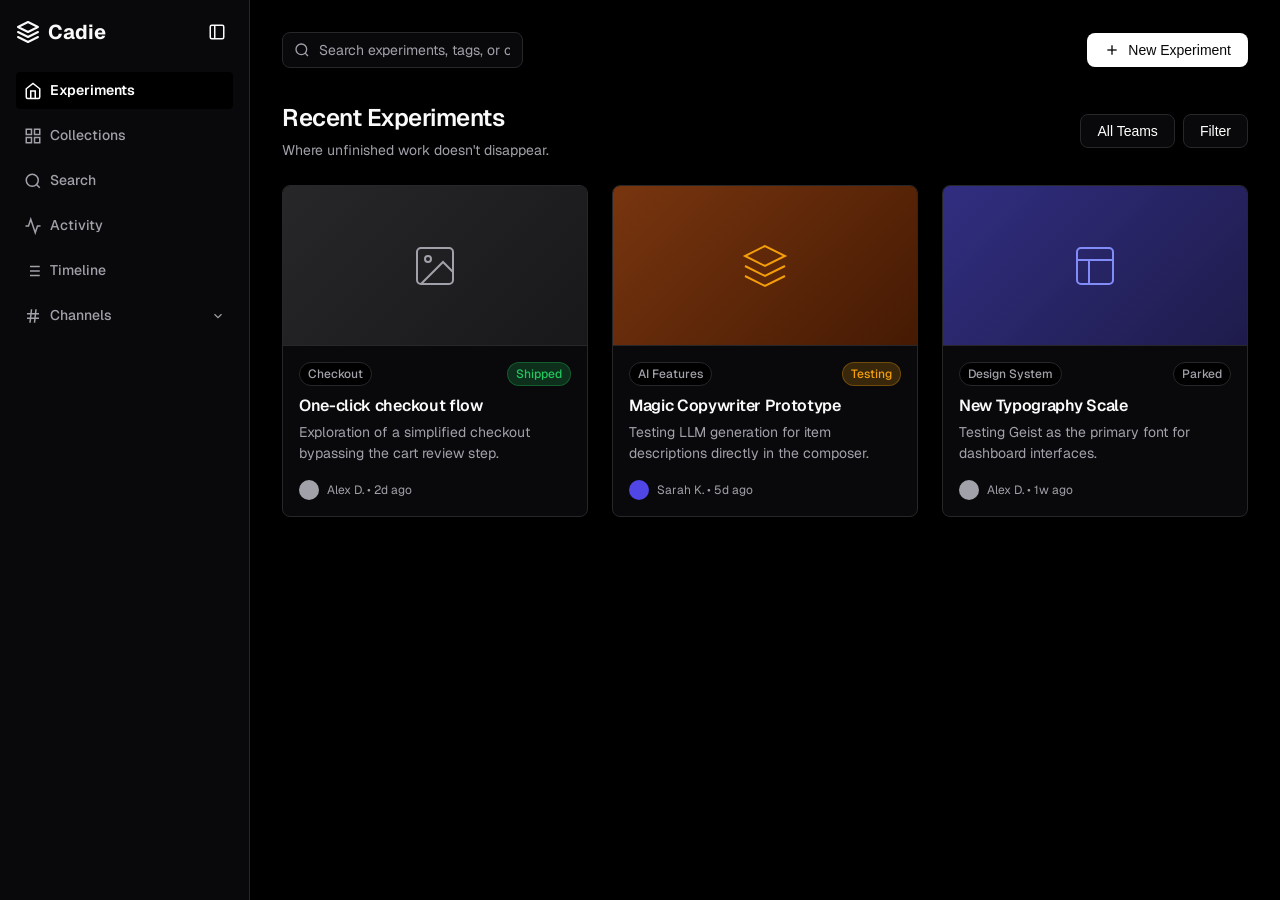
<file: index.html>
<!DOCTYPE html>
<html lang="en">
<head>
  <meta charset="UTF-8">
  <meta name="viewport" content="width=device-width, initial-scale=1.0">
  <title>Cadie - Home for Product Experiments</title>
  <link rel="stylesheet" href="style.css">
</head>
<body>
  
    <!-- Sidebar -->
  <aside class="sidebar" id="app-sidebar">
    <div class="brand-header">
      <div class="brand" style="margin-bottom: 0;">
        <svg width="24" height="24" viewBox="0 0 24 24" fill="none" stroke="currentColor" stroke-width="2" stroke-linecap="round" stroke-linejoin="round"><path d="M12 2L2 7l10 5 10-5-10-5zM2 17l10 5 10-5M2 12l10 5 10-5"/></svg>
        <span>Cadie</span>
      </div>
      <button class="btn btn-ghost" id="toggle-sidebar-btn" style="padding: 4px; height: 32px; width: 32px; display: flex; align-items: center; justify-content: center;">
        <svg width="18" height="18" viewBox="0 0 24 24" fill="none" stroke="currentColor" stroke-width="2"><rect x="3" y="3" width="18" height="18" rx="2" ry="2"/><line x1="9" y1="3" x2="9" y2="21"/></svg>
      </button>
    </div>
    
    <nav class="flex-col gap-2" style="width: 100%;">
      <a href="index.html" class="nav-link active">
        <svg width="18" height="18" viewBox="0 0 24 24" fill="none" stroke="currentColor" stroke-width="2"><path d="M3 9l9-7 9 7v11a2 2 0 0 1-2 2H5a2 2 0 0 1-2-2z"/><polyline points="9 22 9 12 15 12 15 22"/></svg>
        <span>Experiments</span>
      </a>
      <a href="collections.html" class="nav-link ">
        <svg width="18" height="18" viewBox="0 0 24 24" fill="none" stroke="currentColor" stroke-width="2"><rect x="3" y="3" width="7" height="7"/><rect x="14" y="3" width="7" height="7"/><rect x="14" y="14" width="7" height="7"/><rect x="3" y="14" width="7" height="7"/></svg>
        <span>Collections</span>
      </a>
      <a href="search.html" class="nav-link ">
        <svg width="18" height="18" viewBox="0 0 24 24" fill="none" stroke="currentColor" stroke-width="2"><circle cx="11" cy="11" r="8"/><line x1="21" y1="21" x2="16.65" y2="16.65"/></svg>
        <span>Search</span>
      </a>
      <a href="activity.html" class="nav-link ">
        <svg width="18" height="18" viewBox="0 0 24 24" fill="none" stroke="currentColor" stroke-width="2"><polyline points="22 12 18 12 15 21 9 3 6 12 2 12"/></svg>
        <span>Activity</span>
      </a>
      <a href="timeline.html" class="nav-link ">
        <svg width="18" height="18" viewBox="0 0 24 24" fill="none" stroke="currentColor" stroke-width="2"><line x1="8" y1="6" x2="21" y2="6"/><line x1="8" y1="12" x2="21" y2="12"/><line x1="8" y1="18" x2="21" y2="18"/><line x1="3" y1="6" x2="3.01" y2="6"/><line x1="3" y1="12" x2="3.01" y2="12"/><line x1="3" y1="18" x2="3.01" y2="18"/></svg>
        <span>Timeline</span>
      </a>
      
      <!-- Channels Dropdown -->
      <div class="nav-dropdown">
        <a href="#" class="nav-link " id="channels-dropdown-btn">
          <svg width="18" height="18" viewBox="0 0 24 24" fill="none" stroke="currentColor" stroke-width="2"><line x1="4" y1="9" x2="20" y2="9"/><line x1="4" y1="15" x2="20" y2="15"/><line x1="10" y1="3" x2="8" y2="21"/><line x1="16" y1="3" x2="14" y2="21"/></svg>
          <span>Channels</span>
          <svg class="chevron" width="14" height="14" viewBox="0 0 24 24" fill="none" stroke="currentColor" stroke-width="2" style="margin-left: auto; transition: transform 0.2s;"><polyline points="6 9 12 15 18 9"/></svg>
        </a>
        <div class="dropdown-content" id="channels-dropdown-content" style="display: none; flex-direction: column; padding-left: 28px; gap: 2px; margin-top: 4px;">
          <div class="text-xs text-muted" style="margin-top: 8px; margin-bottom: 4px; text-transform: uppercase;">Core Product</div>
          <a href="collections-hybrid.html" class="nav-link" style="font-size: 13px; padding: 4px 8px;"><span># Checkout</span></a>
          <a href="collections-hybrid.html" class="nav-link" style="font-size: 13px; padding: 4px 8px;"><span># Onboarding</span></a>
          <a href="collections-hybrid.html" class="nav-link" style="font-size: 13px; padding: 4px 8px;"><span># Core UI</span></a>
          <div class="text-xs text-muted" style="margin-top: 8px; margin-bottom: 4px; text-transform: uppercase;">Innovation</div>
          <a href="collections-hybrid.html" class="nav-link" style="font-size: 13px; padding: 4px 8px;"><span># AI Features</span></a>
          <div class="text-xs text-muted" style="margin-top: 8px; margin-bottom: 4px; text-transform: uppercase;">Growth</div>
          <a href="collections-hybrid.html" class="nav-link" style="font-size: 13px; padding: 4px 8px;"><span># Growth</span></a>
          <a href="collections-hybrid.html" class="nav-link" style="font-size: 13px; padding: 4px 8px;"><span># Retention</span></a>
        </div>
      </div>
    </nav>
  </aside>

  <!-- Main Content -->
  <main class="main-content">
    <header class="header">
      <div class="search-bar">
        <svg width="16" height="16" viewBox="0 0 24 24" fill="none" stroke="currentColor" stroke-width="2"><circle cx="11" cy="11" r="8"/><line x1="21" y1="21" x2="16.65" y2="16.65"/></svg>
        <input type="text" class="input" placeholder="Search experiments, tags, or owners...">
      </div>
      <div class="flex gap-2">
        <button class="btn btn-primary" id="new-experiment-btn">
          <svg width="16" height="16" viewBox="0 0 24 24" fill="none" stroke="currentColor" stroke-width="2" style="margin-right: 8px;"><line x1="12" y1="5" x2="12" y2="19"/><line x1="5" y1="12" x2="19" y2="12"/></svg>
          New Experiment
        </button>
      </div>
    </header>

    <div class="flex items-center justify-between" style="margin-bottom: var(--space-6);">
      <div>
        <h1 class="text-2xl" style="font-size: 24px;">Recent Experiments</h1>
        <p class="text-muted text-sm" style="margin-top: 4px;">Where unfinished work doesn't disappear.</p>
      </div>
      <div class="flex gap-2">
        <button class="btn btn-outline btn-sm">All Teams</button>
        <button class="btn btn-outline btn-sm">Filter</button>
      </div>
    </div>

    <div class="grid" id="experiment-grid">
      <!-- Experiment Card 1 -->
      <div class="card" onclick="window.location.href='experiment.html'">
        <div class="card-image" style="background: linear-gradient(135deg, #27272a 0%, #18181b 100%); display:flex; align-items:center; justify-content:center; color:#a1a1aa;">
          <svg width="48" height="48" viewBox="0 0 24 24" fill="none" stroke="currentColor" stroke-width="1"><rect x="3" y="3" width="18" height="18" rx="2" ry="2"/><circle cx="8.5" cy="8.5" r="1.5"/><polyline points="21 15 16 10 5 21"/></svg>
        </div>
        <div class="card-content">
          <div class="flex items-center justify-between" style="margin-bottom: 8px;">
            <span class="badge">Checkout</span>
            <span class="badge badge-success">Shipped</span>
          </div>
          <h3 class="card-title">One-click checkout flow</h3>
          <p class="card-desc">Exploration of a simplified checkout bypassing the cart review step.</p>
          <div class="flex items-center gap-2" style="margin-top: 16px;">
            <div style="width: 20px; height: 20px; border-radius: 50%; background: var(--secondary);"></div>
            <span class="text-xs text-muted">Alex D. • 2d ago</span>
          </div>
        </div>
      </div>

      <!-- Experiment Card 2 -->
      <div class="card" onclick="window.location.href='experiment.html'">
        <div class="card-image" style="background: linear-gradient(135deg, #78350f 0%, #451a03 100%); display:flex; align-items:center; justify-content:center; color:#f59e0b;">
          <svg width="48" height="48" viewBox="0 0 24 24" fill="none" stroke="currentColor" stroke-width="1"><polygon points="12 2 2 7 12 12 22 7 12 2"/><polyline points="2 17 12 22 22 17"/><polyline points="2 12 12 17 22 12"/></svg>
        </div>
        <div class="card-content">
          <div class="flex items-center justify-between" style="margin-bottom: 8px;">
            <span class="badge">AI Features</span>
            <span class="badge badge-warning">Testing</span>
          </div>
          <h3 class="card-title">Magic Copywriter Prototype</h3>
          <p class="card-desc">Testing LLM generation for item descriptions directly in the composer.</p>
          <div class="flex items-center gap-2" style="margin-top: 16px;">
            <div style="width: 20px; height: 20px; border-radius: 50%; background: #4f46e5;"></div>
            <span class="text-xs text-muted">Sarah K. • 5d ago</span>
          </div>
        </div>
      </div>

      <!-- Experiment Card 3 -->
      <div class="card" onclick="window.location.href='experiment.html'">
        <div class="card-image" style="background: linear-gradient(135deg, #312e81 0%, #1e1b4b 100%); display:flex; align-items:center; justify-content:center; color:#818cf8;">
          <svg width="48" height="48" viewBox="0 0 24 24" fill="none" stroke="currentColor" stroke-width="1"><rect x="3" y="3" width="18" height="18" rx="2" ry="2"/><line x1="3" y1="9" x2="21" y2="9"/><line x1="9" y1="21" x2="9" y2="9"/></svg>
        </div>
        <div class="card-content">
          <div class="flex items-center justify-between" style="margin-bottom: 8px;">
            <span class="badge">Design System</span>
            <span class="badge">Parked</span>
          </div>
          <h3 class="card-title">New Typography Scale</h3>
          <p class="card-desc">Testing Geist as the primary font for dashboard interfaces.</p>
          <div class="flex items-center gap-2" style="margin-top: 16px;">
            <div style="width: 20px; height: 20px; border-radius: 50%; background: var(--secondary);"></div>
            <span class="text-xs text-muted">Alex D. • 1w ago</span>
          </div>
        </div>
      </div>
    </div>
  </main>

  <!-- Create Experiment Modal -->
  <div class="modal-overlay" id="experiment-modal">
    <div class="modal-content">
      <div class="modal-header">
        <h2 class="modal-title">Save Experiment</h2>
        <button class="btn btn-ghost" id="close-modal-btn" style="padding: 4px;">
          <svg width="20" height="20" viewBox="0 0 24 24" fill="none" stroke="currentColor" stroke-width="2"><line x1="18" y1="6" x2="6" y2="18"/><line x1="6" y1="6" x2="18" y2="18"/></svg>
        </button>
      </div>
      <form id="new-experiment-form">
        <div class="form-group">
          <label class="form-label">Link (Figma, Prototype, Video)</label>
          <input type="text" class="input" placeholder="https://figma.com/..." required>
        </div>
        <div class="form-group">
          <label class="form-label">Title</label>
          <input type="text" class="input" id="exp-title" placeholder="What is this?" required>
        </div>
        <div class="form-group">
          <label class="form-label">Context / Hypothesis</label>
          <textarea class="input" placeholder="What were you testing?"></textarea>
        </div>
        <div class="flex gap-4" style="margin-bottom: var(--space-6);">
          <div class="form-group w-full" style="margin-bottom: 0;">
            <label class="form-label">Collection</label>
            <select class="input">
              <option>Checkout</option>
              <option>AI Features</option>
              <option>Design System</option>
            </select>
          </div>
          <div class="form-group w-full" style="margin-bottom: 0;">
            <label class="form-label">Status</label>
            <select class="input">
              <option>Exploration</option>
              <option>Testing</option>
              <option>Shipped</option>
              <option>Parked</option>
            </select>
          </div>
        </div>
        <div class="flex justify-between items-center">
          <span class="text-xs text-muted font-mono">Press Esc to cancel</span>
          <button type="submit" class="btn btn-primary">Save to Cadie</button>
        </div>
      </form>
    </div>
  </div>

  <script src="app.js"></script>
</body>
</html>
</file>
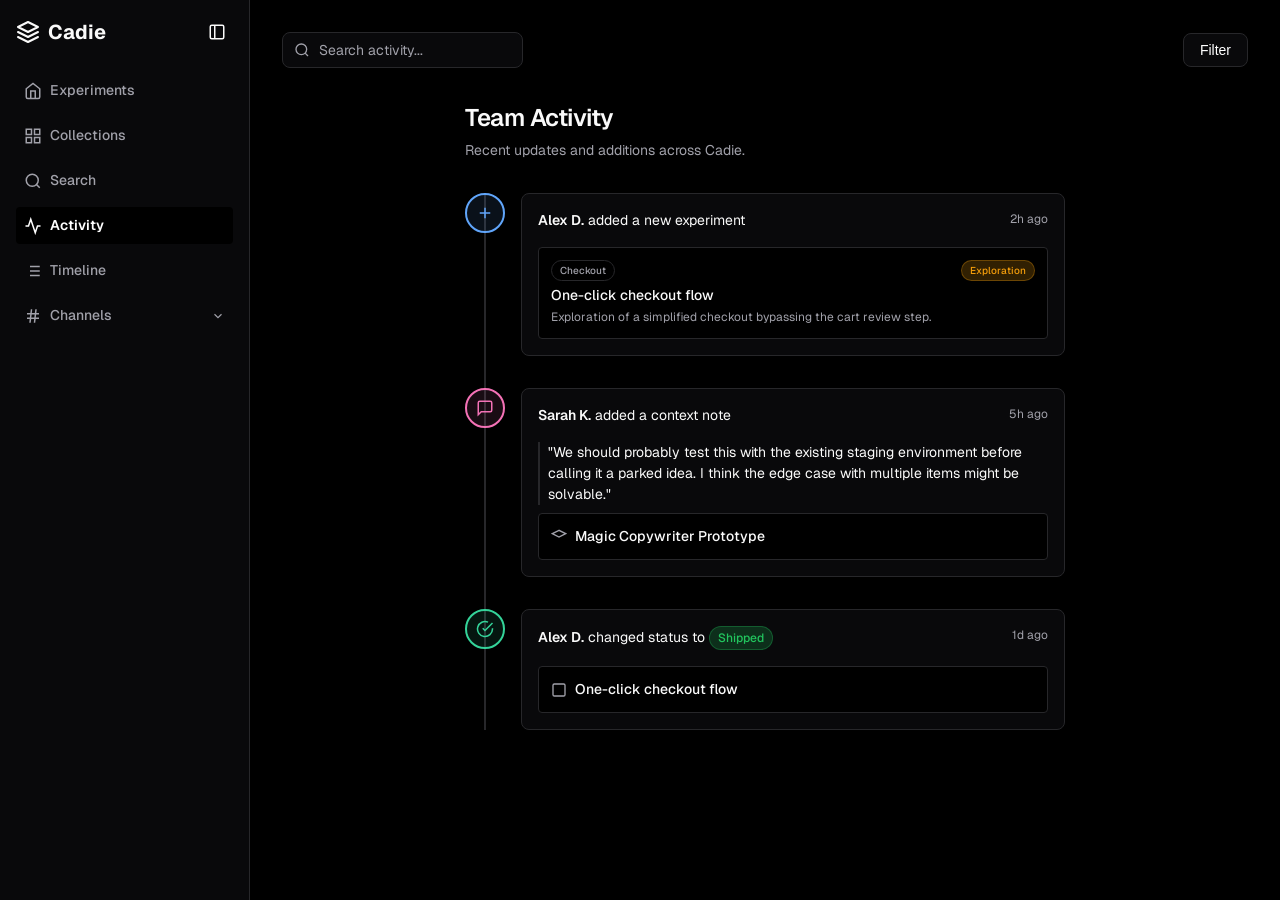
<file: activity.html>
<!DOCTYPE html>
<html lang="en">
<head>
  <meta charset="UTF-8">
  <meta name="viewport" content="width=device-width, initial-scale=1.0">
  <title>Activity - Cadie</title>
  <link rel="stylesheet" href="style.css">
  <style>
    .activity-feed {
      max-width: 600px;
      margin: 0 auto;
      margin-top: var(--space-8);
      position: relative;
    }
    .activity-feed::before {
      content: '';
      position: absolute;
      top: 0;
      bottom: 0;
      left: 19px;
      width: 2px;
      background-color: var(--border);
      z-index: 0;
    }
    .activity-item {
      position: relative;
      display: flex;
      gap: var(--space-4);
      margin-bottom: var(--space-8);
      z-index: 1;
    }
    .activity-icon {
      width: 40px;
      height: 40px;
      border-radius: 50%;
      background-color: var(--surface);
      border: 2px solid var(--border);
      display: flex;
      align-items: center;
      justify-content: center;
      flex-shrink: 0;
      color: var(--text-muted);
    }
    .activity-icon.icon-new { color: #60a5fa; border-color: #60a5fa; background: rgba(96, 165, 250, 0.1); }
    .activity-icon.icon-comment { color: #f472b6; border-color: #f472b6; background: rgba(244, 114, 182, 0.1); }
    .activity-icon.icon-status { color: #34d399; border-color: #34d399; background: rgba(52, 211, 153, 0.1); }
    
    .activity-content {
      background-color: var(--surface);
      border: 1px solid var(--border);
      border-radius: var(--radius-md);
      padding: var(--space-4);
      flex: 1;
    }
    .activity-header {
      font-size: 14px;
      margin-bottom: var(--space-2);
    }
    .activity-header b {
      color: var(--text);
      font-weight: 600;
    }
    .activity-time {
      font-size: 12px;
      color: var(--text-muted);
    }
    .activity-card-preview {
      background-color: var(--bg);
      border: 1px solid var(--border);
      border-radius: var(--radius-sm);
      padding: var(--space-3);
      margin-top: var(--space-2);
      cursor: pointer;
      transition: border-color 0.2s;
    }
    .activity-card-preview:hover {
      border-color: var(--primary);
    }
    .activity-card-title {
      font-weight: 500;
      font-size: 14px;
      margin-bottom: 2px;
    }
  </style>
</head>
<body>
  
    <!-- Sidebar -->
  <aside class="sidebar" id="app-sidebar">
    <div class="brand-header">
      <div class="brand" style="margin-bottom: 0;">
        <svg width="24" height="24" viewBox="0 0 24 24" fill="none" stroke="currentColor" stroke-width="2" stroke-linecap="round" stroke-linejoin="round"><path d="M12 2L2 7l10 5 10-5-10-5zM2 17l10 5 10-5M2 12l10 5 10-5"/></svg>
        <span>Cadie</span>
      </div>
      <button class="btn btn-ghost" id="toggle-sidebar-btn" style="padding: 4px; height: 32px; width: 32px; display: flex; align-items: center; justify-content: center;">
        <svg width="18" height="18" viewBox="0 0 24 24" fill="none" stroke="currentColor" stroke-width="2"><rect x="3" y="3" width="18" height="18" rx="2" ry="2"/><line x1="9" y1="3" x2="9" y2="21"/></svg>
      </button>
    </div>
    
    <nav class="flex-col gap-2" style="width: 100%;">
      <a href="index.html" class="nav-link ">
        <svg width="18" height="18" viewBox="0 0 24 24" fill="none" stroke="currentColor" stroke-width="2"><path d="M3 9l9-7 9 7v11a2 2 0 0 1-2 2H5a2 2 0 0 1-2-2z"/><polyline points="9 22 9 12 15 12 15 22"/></svg>
        <span>Experiments</span>
      </a>
      <a href="collections.html" class="nav-link ">
        <svg width="18" height="18" viewBox="0 0 24 24" fill="none" stroke="currentColor" stroke-width="2"><rect x="3" y="3" width="7" height="7"/><rect x="14" y="3" width="7" height="7"/><rect x="14" y="14" width="7" height="7"/><rect x="3" y="14" width="7" height="7"/></svg>
        <span>Collections</span>
      </a>
      <a href="search.html" class="nav-link ">
        <svg width="18" height="18" viewBox="0 0 24 24" fill="none" stroke="currentColor" stroke-width="2"><circle cx="11" cy="11" r="8"/><line x1="21" y1="21" x2="16.65" y2="16.65"/></svg>
        <span>Search</span>
      </a>
      <a href="activity.html" class="nav-link active">
        <svg width="18" height="18" viewBox="0 0 24 24" fill="none" stroke="currentColor" stroke-width="2"><polyline points="22 12 18 12 15 21 9 3 6 12 2 12"/></svg>
        <span>Activity</span>
      </a>
      <a href="timeline.html" class="nav-link ">
        <svg width="18" height="18" viewBox="0 0 24 24" fill="none" stroke="currentColor" stroke-width="2"><line x1="8" y1="6" x2="21" y2="6"/><line x1="8" y1="12" x2="21" y2="12"/><line x1="8" y1="18" x2="21" y2="18"/><line x1="3" y1="6" x2="3.01" y2="6"/><line x1="3" y1="12" x2="3.01" y2="12"/><line x1="3" y1="18" x2="3.01" y2="18"/></svg>
        <span>Timeline</span>
      </a>
      
      <!-- Channels Dropdown -->
      <div class="nav-dropdown">
        <a href="#" class="nav-link " id="channels-dropdown-btn">
          <svg width="18" height="18" viewBox="0 0 24 24" fill="none" stroke="currentColor" stroke-width="2"><line x1="4" y1="9" x2="20" y2="9"/><line x1="4" y1="15" x2="20" y2="15"/><line x1="10" y1="3" x2="8" y2="21"/><line x1="16" y1="3" x2="14" y2="21"/></svg>
          <span>Channels</span>
          <svg class="chevron" width="14" height="14" viewBox="0 0 24 24" fill="none" stroke="currentColor" stroke-width="2" style="margin-left: auto; transition: transform 0.2s;"><polyline points="6 9 12 15 18 9"/></svg>
        </a>
        <div class="dropdown-content" id="channels-dropdown-content" style="display: none; flex-direction: column; padding-left: 28px; gap: 2px; margin-top: 4px;">
          <div class="text-xs text-muted" style="margin-top: 8px; margin-bottom: 4px; text-transform: uppercase;">Core Product</div>
          <a href="collections-hybrid.html" class="nav-link" style="font-size: 13px; padding: 4px 8px;"><span># Checkout</span></a>
          <a href="collections-hybrid.html" class="nav-link" style="font-size: 13px; padding: 4px 8px;"><span># Onboarding</span></a>
          <a href="collections-hybrid.html" class="nav-link" style="font-size: 13px; padding: 4px 8px;"><span># Core UI</span></a>
          <div class="text-xs text-muted" style="margin-top: 8px; margin-bottom: 4px; text-transform: uppercase;">Innovation</div>
          <a href="collections-hybrid.html" class="nav-link" style="font-size: 13px; padding: 4px 8px;"><span># AI Features</span></a>
          <div class="text-xs text-muted" style="margin-top: 8px; margin-bottom: 4px; text-transform: uppercase;">Growth</div>
          <a href="collections-hybrid.html" class="nav-link" style="font-size: 13px; padding: 4px 8px;"><span># Growth</span></a>
          <a href="collections-hybrid.html" class="nav-link" style="font-size: 13px; padding: 4px 8px;"><span># Retention</span></a>
        </div>
      </div>
    </nav>
  </aside>

  <!-- Main Content -->
  <main class="main-content">
    <header class="header">
      <div class="search-bar">
        <svg width="16" height="16" viewBox="0 0 24 24" fill="none" stroke="currentColor" stroke-width="2"><circle cx="11" cy="11" r="8"/><line x1="21" y1="21" x2="16.65" y2="16.65"/></svg>
        <input type="text" class="input" placeholder="Search activity...">
      </div>
      <div class="flex gap-2">
        <button class="btn btn-outline">Filter</button>
      </div>
    </header>

    <div class="flex items-center justify-between" style="max-width: 600px; margin: 0 auto; margin-bottom: var(--space-6);">
      <div>
        <h1 class="text-2xl" style="font-size: 24px;">Team Activity</h1>
        <p class="text-muted text-sm" style="margin-top: 4px;">Recent updates and additions across Cadie.</p>
      </div>
    </div>

    <div class="activity-feed">
      
      <!-- Activity 1 -->
      <div class="activity-item">
        <div class="activity-icon icon-new">
          <svg width="18" height="18" viewBox="0 0 24 24" fill="none" stroke="currentColor" stroke-width="2"><line x1="12" y1="5" x2="12" y2="19"/><line x1="5" y1="12" x2="19" y2="12"/></svg>
        </div>
        <div class="activity-content">
          <div class="flex justify-between items-start">
            <div class="activity-header">
              <b>Alex D.</b> added a new experiment
            </div>
            <span class="activity-time">2h ago</span>
          </div>
          <div class="activity-card-preview" onclick="window.location.href='experiment.html'">
            <div class="flex items-center justify-between" style="margin-bottom: 4px;">
              <span class="badge" style="font-size: 10px;">Checkout</span>
              <span class="badge badge-warning" style="font-size: 10px;">Exploration</span>
            </div>
            <div class="activity-card-title">One-click checkout flow</div>
            <div class="text-xs text-muted">Exploration of a simplified checkout bypassing the cart review step.</div>
          </div>
        </div>
      </div>

      <!-- Activity 2 -->
      <div class="activity-item">
        <div class="activity-icon icon-comment">
          <svg width="18" height="18" viewBox="0 0 24 24" fill="none" stroke="currentColor" stroke-width="2"><path d="M21 15a2 2 0 0 1-2 2H7l-4 4V5a2 2 0 0 1 2-2h14a2 2 0 0 1 2 2z"/></svg>
        </div>
        <div class="activity-content">
          <div class="flex justify-between items-start">
            <div class="activity-header">
              <b>Sarah K.</b> added a context note
            </div>
            <span class="activity-time">5h ago</span>
          </div>
          <p class="text-sm" style="margin: 8px 0; padding-left: 8px; border-left: 2px solid var(--border);">
            "We should probably test this with the existing staging environment before calling it a parked idea. I think the edge case with multiple items might be solvable."
          </p>
          <div class="activity-card-preview" style="display:flex; align-items:center; gap: 8px;" onclick="window.location.href='experiment.html'">
            <svg width="16" height="16" viewBox="0 0 24 24" fill="none" stroke="currentColor" stroke-width="2" class="text-muted"><polygon points="12 2 2 7 12 12 22 7 12 2"/></svg>
            <span class="activity-card-title" style="margin:0;">Magic Copywriter Prototype</span>
          </div>
        </div>
      </div>

      <!-- Activity 3 -->
      <div class="activity-item">
        <div class="activity-icon icon-status">
          <svg width="18" height="18" viewBox="0 0 24 24" fill="none" stroke="currentColor" stroke-width="2"><path d="M22 11.08V12a10 10 0 1 1-5.93-9.14"/><polyline points="22 4 12 14.01 9 11.01"/></svg>
        </div>
        <div class="activity-content">
          <div class="flex justify-between items-start">
            <div class="activity-header">
              <b>Alex D.</b> changed status to <span class="badge badge-success">Shipped</span>
            </div>
            <span class="activity-time">1d ago</span>
          </div>
          <div class="activity-card-preview" style="display:flex; align-items:center; gap: 8px;" onclick="window.location.href='experiment.html'">
            <svg width="16" height="16" viewBox="0 0 24 24" fill="none" stroke="currentColor" stroke-width="2" class="text-muted"><rect x="3" y="3" width="18" height="18" rx="2" ry="2"/></svg>
            <span class="activity-card-title" style="margin:0;">One-click checkout flow</span>
          </div>
        </div>
      </div>

    </div>
  </main>

  <script src="app.js"></script>
</body>
</html>
</file>
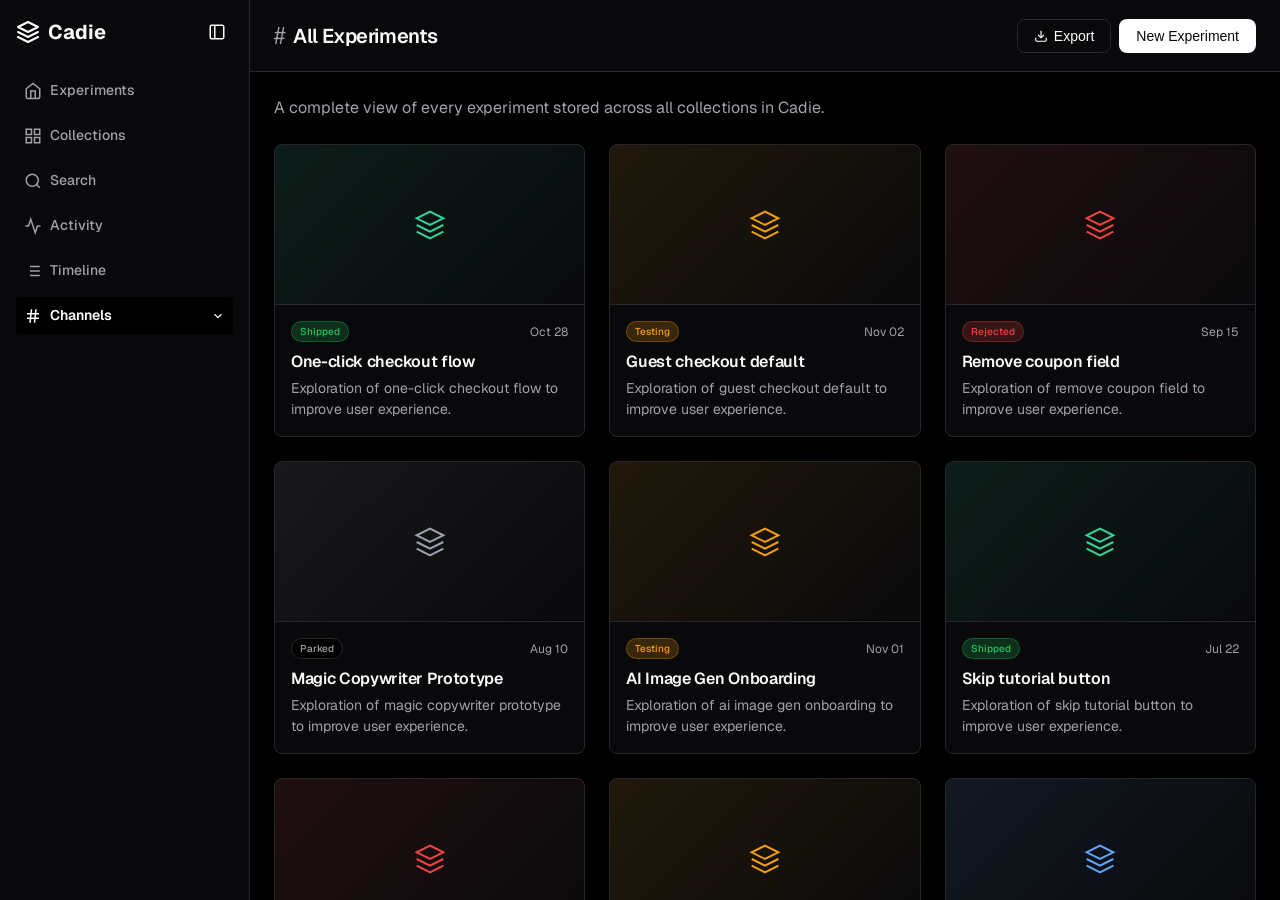
<file: collections-hybrid.html>
<!DOCTYPE html>
<html lang="en">
<head>
  <meta charset="UTF-8">
  <meta name="viewport" content="width=device-width, initial-scale=1.0">
  <title>Collections (Hybrid) - Cadie</title>
  <link rel="stylesheet" href="style.css">
  <style>
    /* Override for double-sidebar layout */
    body {
      display: flex;
      flex-direction: row;
      height: 100vh;
      overflow: hidden;
      background-color: var(--bg);
    }
    
    /* Inner Sidebar (Collections List) */
    .inner-sidebar {
      width: 240px;
      background-color: var(--surface);
      border-right: 1px solid var(--border);
      display: flex;
      flex-direction: column;
      flex-shrink: 0;
      z-index: 40;
    }
    .inner-sidebar-header {
      padding: 0 var(--space-4);
      border-bottom: 1px solid var(--border);
      height: 72px;
      display: flex;
      align-items: center;
      flex-shrink: 0;
    }
    .inner-sidebar-content {
      padding: var(--space-3);
      overflow-y: auto;
      flex: 1;
    }
    .collection-group-title {
      font-size: 11px;
      text-transform: uppercase;
      letter-spacing: 0.05em;
      color: var(--text-muted);
      font-weight: 600;
      margin: var(--space-4) var(--space-2) var(--space-2) var(--space-2);
    }
    .collection-link {
      display: flex;
      align-items: center;
      padding: 8px 12px;
      color: var(--text-muted);
      border-radius: var(--radius-sm);
      text-decoration: none;
      font-size: 14px;
      font-weight: 500;
      margin-bottom: 2px;
      transition: background 0.2s, color 0.2s;
      cursor: pointer;
    }
    .collection-link:hover {
      background-color: rgba(255, 255, 255, 0.05);
      color: var(--text);
    }
    .collection-link.active {
      background-color: rgba(255, 255, 255, 0.1);
      color: var(--text);
    }
    .hash {
      color: var(--text-muted);
      margin-right: 12px;
      font-size: 16px;
      font-weight: 400;
      opacity: 0.7;
    }
    
    .main-content {
      flex: 1;
      min-width: 0;
      background-color: var(--bg);
      display: flex;
      flex-direction: column;
      height: 100vh;
      padding: 0; /* Reset padding from style.css */
    }
    
    .header-hybrid {
      height: 72px;
      padding: 0 var(--space-6);
      border-bottom: 1px solid var(--border);
      display: flex;
      align-items: center;
      justify-content: space-between;
      flex-shrink: 0;
      background-color: var(--surface);
    }

    .scroll-area {
      flex: 1;
      overflow-y: auto;
      padding: var(--space-6);
    }
    
        /* Mobile responsive for hybrid */
    @media (max-width: 768px) {
      .inner-sidebar {
        width: calc(100vw - 72px);
        height: auto;
        order: 1;
        border-right: none;
        border-bottom: 1px solid var(--border);
      }
      .inner-sidebar-header { display: none; }
      .inner-sidebar-content {
        display: flex;
        flex-direction: row;
        padding: var(--space-3) var(--space-4);
        overflow-x: auto;
        overflow-y: hidden;
        -webkit-overflow-scrolling: touch;
        scrollbar-width: none;
      }
      .inner-sidebar-content::-webkit-scrollbar { display: none; }
      .collection-group-title { display: none !important; }
      .collection-link {
        margin-bottom: 0;
        margin-right: var(--space-2);
        padding: 6px 14px;
        background-color: var(--bg);
        border: 1px solid var(--border);
        border-radius: 20px;
        white-space: nowrap;
      }
      .collection-link.active {
        background-color: var(--text);
        color: var(--bg);
        border-color: var(--text);
      }
      .collection-link.active .hash { color: var(--bg) !important; opacity: 0.5; }
      .collection-link:last-child { margin-right: 0; }
      
      .main-content { order: 2; width: calc(100vw - 72px); }
      .header-hybrid { flex-direction: column; align-items: flex-start; height: auto; padding: var(--space-4); gap: var(--space-4); }
      .header-hybrid .flex.gap-2 { width: 100%; }
      .header-hybrid .btn { flex: 1; }
      .scroll-area { padding: var(--space-4); }
    }
  </style>
</head>
<body>
  
    <!-- Sidebar -->
  <aside class="sidebar" id="app-sidebar">
    <div class="brand-header">
      <div class="brand" style="margin-bottom: 0;">
        <svg width="24" height="24" viewBox="0 0 24 24" fill="none" stroke="currentColor" stroke-width="2" stroke-linecap="round" stroke-linejoin="round"><path d="M12 2L2 7l10 5 10-5-10-5zM2 17l10 5 10-5M2 12l10 5 10-5"/></svg>
        <span>Cadie</span>
      </div>
      <button class="btn btn-ghost" id="toggle-sidebar-btn" style="padding: 4px; height: 32px; width: 32px; display: flex; align-items: center; justify-content: center;">
        <svg width="18" height="18" viewBox="0 0 24 24" fill="none" stroke="currentColor" stroke-width="2"><rect x="3" y="3" width="18" height="18" rx="2" ry="2"/><line x1="9" y1="3" x2="9" y2="21"/></svg>
      </button>
    </div>
    
    <nav class="flex-col gap-2" style="width: 100%;">
      <a href="index.html" class="nav-link ">
        <svg width="18" height="18" viewBox="0 0 24 24" fill="none" stroke="currentColor" stroke-width="2"><path d="M3 9l9-7 9 7v11a2 2 0 0 1-2 2H5a2 2 0 0 1-2-2z"/><polyline points="9 22 9 12 15 12 15 22"/></svg>
        <span>Experiments</span>
      </a>
      <a href="collections.html" class="nav-link ">
        <svg width="18" height="18" viewBox="0 0 24 24" fill="none" stroke="currentColor" stroke-width="2"><rect x="3" y="3" width="7" height="7"/><rect x="14" y="3" width="7" height="7"/><rect x="14" y="14" width="7" height="7"/><rect x="3" y="14" width="7" height="7"/></svg>
        <span>Collections</span>
      </a>
      <a href="search.html" class="nav-link ">
        <svg width="18" height="18" viewBox="0 0 24 24" fill="none" stroke="currentColor" stroke-width="2"><circle cx="11" cy="11" r="8"/><line x1="21" y1="21" x2="16.65" y2="16.65"/></svg>
        <span>Search</span>
      </a>
      <a href="activity.html" class="nav-link ">
        <svg width="18" height="18" viewBox="0 0 24 24" fill="none" stroke="currentColor" stroke-width="2"><polyline points="22 12 18 12 15 21 9 3 6 12 2 12"/></svg>
        <span>Activity</span>
      </a>
      <a href="timeline.html" class="nav-link ">
        <svg width="18" height="18" viewBox="0 0 24 24" fill="none" stroke="currentColor" stroke-width="2"><line x1="8" y1="6" x2="21" y2="6"/><line x1="8" y1="12" x2="21" y2="12"/><line x1="8" y1="18" x2="21" y2="18"/><line x1="3" y1="6" x2="3.01" y2="6"/><line x1="3" y1="12" x2="3.01" y2="12"/><line x1="3" y1="18" x2="3.01" y2="18"/></svg>
        <span>Timeline</span>
      </a>
      
      <!-- Channels Dropdown -->
      <div class="nav-dropdown">
        <a href="#" class="nav-link active" id="channels-dropdown-btn">
          <svg width="18" height="18" viewBox="0 0 24 24" fill="none" stroke="currentColor" stroke-width="2"><line x1="4" y1="9" x2="20" y2="9"/><line x1="4" y1="15" x2="20" y2="15"/><line x1="10" y1="3" x2="8" y2="21"/><line x1="16" y1="3" x2="14" y2="21"/></svg>
          <span>Channels</span>
          <svg class="chevron" width="14" height="14" viewBox="0 0 24 24" fill="none" stroke="currentColor" stroke-width="2" style="margin-left: auto; transition: transform 0.2s;"><polyline points="6 9 12 15 18 9"/></svg>
        </a>
        <div class="dropdown-content" id="channels-dropdown-content" style="display: none; flex-direction: column; padding-left: 28px; gap: 2px; margin-top: 4px;">
          <div class="text-xs text-muted" style="margin-top: 8px; margin-bottom: 4px; text-transform: uppercase;">Core Product</div>
          <a href="collections-hybrid.html" class="nav-link" style="font-size: 13px; padding: 4px 8px;"><span># Checkout</span></a>
          <a href="collections-hybrid.html" class="nav-link" style="font-size: 13px; padding: 4px 8px;"><span># Onboarding</span></a>
          <a href="collections-hybrid.html" class="nav-link" style="font-size: 13px; padding: 4px 8px;"><span># Core UI</span></a>
          <div class="text-xs text-muted" style="margin-top: 8px; margin-bottom: 4px; text-transform: uppercase;">Innovation</div>
          <a href="collections-hybrid.html" class="nav-link" style="font-size: 13px; padding: 4px 8px;"><span># AI Features</span></a>
          <div class="text-xs text-muted" style="margin-top: 8px; margin-bottom: 4px; text-transform: uppercase;">Growth</div>
          <a href="collections-hybrid.html" class="nav-link" style="font-size: 13px; padding: 4px 8px;"><span># Growth</span></a>
          <a href="collections-hybrid.html" class="nav-link" style="font-size: 13px; padding: 4px 8px;"><span># Retention</span></a>
        </div>
      </div>
    </nav>
  </aside>

  
  <!-- Main Content Area -->
  <main class="main-content">
    <header class="header-hybrid">
      <div class="flex items-center gap-2">
        <span class="text-muted" style="font-size: 24px; font-weight: 300;">#</span>
        <h1 id="current-collection-name" style="font-size: 20px; font-weight: 600; margin: 0;">Checkout</h1>
      </div>
      <div class="flex gap-2">
        <button class="btn btn-outline btn-sm">
          <svg width="14" height="14" viewBox="0 0 24 24" fill="none" stroke="currentColor" stroke-width="2" style="margin-right: 6px;"><path d="M21 15v4a2 2 0 0 1-2 2H5a2 2 0 0 1-2-2v-4"/><polyline points="7 10 12 15 17 10"/><line x1="12" y1="15" x2="12" y2="3"/></svg>
          Export
        </button>
        <button class="btn btn-primary btn-sm">New Experiment</button>
      </div>
    </header>
    
    <div class="scroll-area">
      <p id="current-collection-desc" class="text-muted mb-6" style="margin-bottom: var(--space-6); max-width: 600px;">
        Experiments related to the cart and checkout flow.
      </p>
      
      <div class="grid" id="hybrid-experiments-grid">
        <!-- Injected by JS -->
      </div>
    </div>
  </main>

  <script>
    const collections = [
      { id: 'checkout', group: 'Core Product', name: 'Checkout', desc: 'Experiments related to the cart and checkout flow. Minimizing friction and reducing cart abandonment.' },
      { id: 'onboarding', group: 'Core Product', name: 'Onboarding', desc: 'First-time user experience, sign-up flows, and tutorials.' },
      { id: 'core-ui', group: 'Core Product', name: 'Core UI', desc: 'Design system, navigation components, and global layout changes.' },
      { id: 'ai-features', group: 'Innovation', name: 'AI Features', desc: 'Integrations with generative models, magic copywriters, and smart recommendations.' },
      { id: 'growth', group: 'Growth & Marketing', name: 'Growth', desc: 'Referral loops, viral mechanics, and paid acquisition landing pages.' },
      { id: 'retention', group: 'Growth & Marketing', name: 'Retention', desc: 'Email campaigns, push notifications, and win-back mechanics.' }
    ];

    const mockExperiments = [
      { title: 'One-click checkout flow', collection: 'checkout', status: 'Shipped', color: '#34d399', bg: 'rgba(52,211,153,0.1)', date: 'Oct 28' },
      { title: 'Guest checkout default', collection: 'checkout', status: 'Testing', color: '#f59e0b', bg: 'rgba(245,158,11,0.1)', date: 'Nov 02' },
      { title: 'Remove coupon field', collection: 'checkout', status: 'Rejected', color: '#ef4444', bg: 'rgba(239,68,68,0.1)', date: 'Sep 15' },
      
      { title: 'Magic Copywriter Prototype', collection: 'ai-features', status: 'Parked', color: '#9ca3af', bg: 'rgba(156,163,175,0.1)', date: 'Aug 10' },
      { title: 'AI Image Gen Onboarding', collection: 'ai-features', status: 'Testing', color: '#f59e0b', bg: 'rgba(245,158,11,0.1)', date: 'Nov 01' },
      
      { title: 'Skip tutorial button', collection: 'onboarding', status: 'Shipped', color: '#34d399', bg: 'rgba(52,211,153,0.1)', date: 'Jul 22' },
      { title: 'Interactive walkthrough', collection: 'onboarding', status: 'Rejected', color: '#ef4444', bg: 'rgba(239,68,68,0.1)', date: 'Jun 14' },
      
      { title: 'Invite 3 friends modal', collection: 'growth', status: 'Testing', color: '#f59e0b', bg: 'rgba(245,158,11,0.1)', date: 'Nov 05' },
      { title: 'Gamified referral rewards', collection: 'growth', status: 'Evolved', color: '#60a5fa', bg: 'rgba(96,165,250,0.1)', date: 'Oct 01' },
      
      { title: 'Dark mode toggle', collection: 'core-ui', status: 'Shipped', color: '#34d399', bg: 'rgba(52,211,153,0.1)', date: 'Sep 20' },
      { title: 'Sidebar re-org', collection: 'core-ui', status: 'Testing', color: '#f59e0b', bg: 'rgba(245,158,11,0.1)', date: 'Nov 10' },
      
      { title: 'Weekly recap email', collection: 'retention', status: 'Evolved', color: '#60a5fa', bg: 'rgba(96,165,250,0.1)', date: 'Oct 15' }
    ];

    const urlParams = new URLSearchParams(window.location.search);
    let currentActiveId = urlParams.get('c') || 'all';

    const renderMainContent = () => {
      const grid = document.getElementById('hybrid-experiments-grid');
      grid.innerHTML = '';

      let experimentsToRender = [];

      if (currentActiveId === 'all') {
        document.getElementById('current-collection-name').textContent = 'All Experiments';
        document.getElementById('current-collection-desc').textContent = 'A complete view of every experiment stored across all collections in Cadie.';
        experimentsToRender = mockExperiments;
      } else {
        const activeCollection = collections.find(c => c.id === currentActiveId);
        if (activeCollection) {
          document.getElementById('current-collection-name').textContent = activeCollection.name;
          document.getElementById('current-collection-desc').textContent = activeCollection.desc;
          experimentsToRender = mockExperiments.filter(e => e.collection === currentActiveId);
        } else {
          document.getElementById('current-collection-name').textContent = 'Unknown Collection';
          document.getElementById('current-collection-desc').textContent = '';
        }
      }

      if (experimentsToRender.length === 0) {
        grid.innerHTML = `<p class="text-muted" style="grid-column: 1/-1;">No experiments found.</p>`;
        return;
      }

      experimentsToRender.forEach(exp => {
        const card = document.createElement('div');
        card.className = 'card';
        card.onclick = () => window.location.href = 'experiment.html';
        
        let badgeClass = '';
        if (exp.status === 'Shipped') badgeClass = 'badge-success';
        if (exp.status === 'Testing') badgeClass = 'badge-warning';
        if (exp.status === 'Rejected') badgeClass = 'badge-danger';

        card.innerHTML = `
          <div class="card-image" style="background: linear-gradient(135deg, ${exp.bg} 0%, rgba(0,0,0,0) 100%); display:flex; align-items:center; justify-content:center;">
            <svg width="32" height="32" viewBox="0 0 24 24" fill="none" stroke="${exp.color}" stroke-width="1.5"><polygon points="12 2 2 7 12 12 22 7 12 2"/><polyline points="2 17 12 22 22 17"/><polyline points="2 12 12 17 22 12"/></svg>
          </div>
          <div class="card-content">
            <div class="flex justify-between items-center" style="margin-bottom: var(--space-2);">
              <span class="badge ${badgeClass}" style="font-size: 10px;">${exp.status}</span>
              <span class="text-xs text-muted">${exp.date}</span>
            </div>
            <h3 class="card-title">${exp.title}</h3>
            <p class="card-desc">Exploration of ${exp.title.toLowerCase()} to improve user experience.</p>
          </div>
        `;
        grid.appendChild(card);
      });
    };

    renderMainContent();
  </script>
  <script src="app.js"></script>
</body>
</html>
</file>
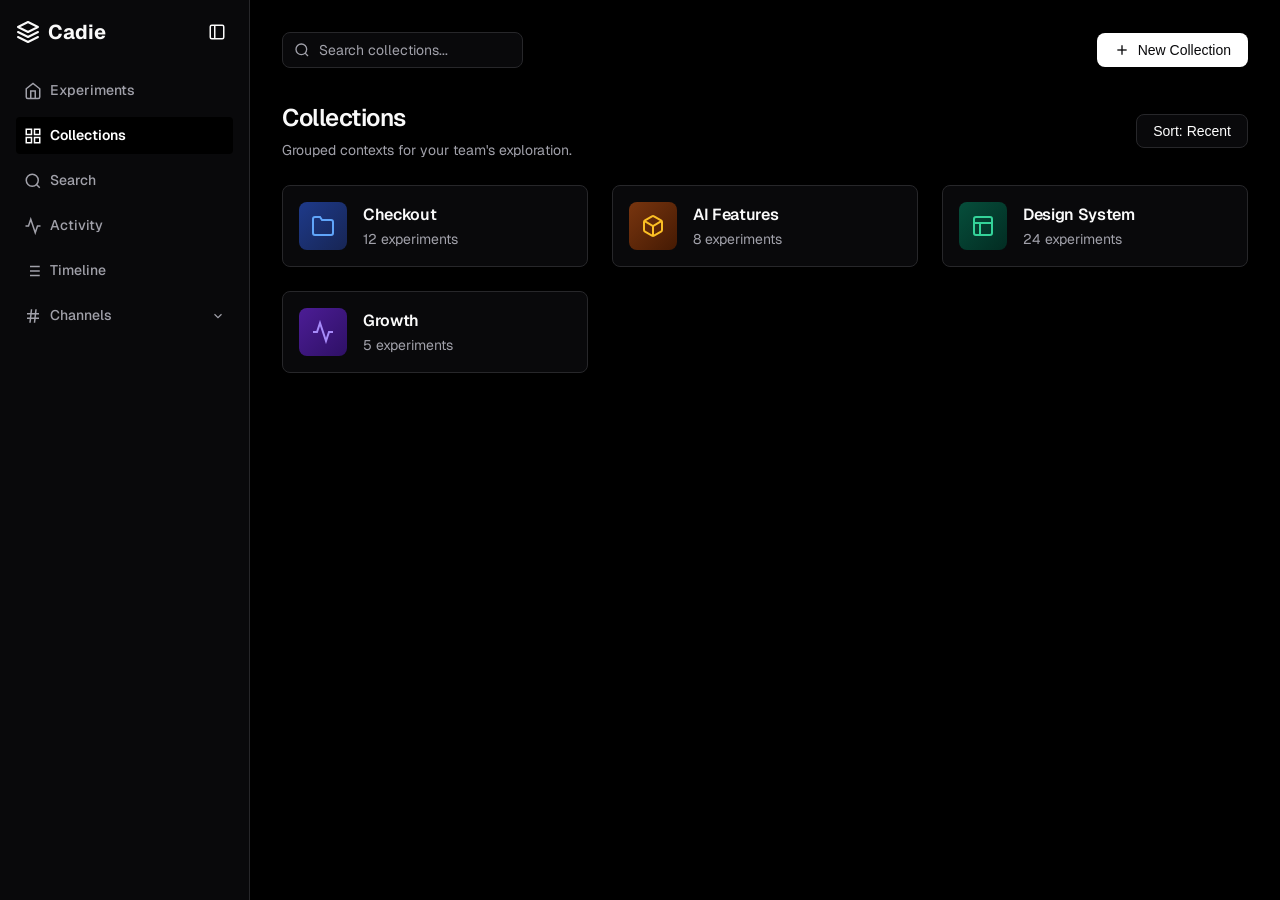
<file: collections.html>
<!DOCTYPE html>
<html lang="en">
<head>
  <meta charset="UTF-8">
  <meta name="viewport" content="width=device-width, initial-scale=1.0">
  <title>Collections - Cadie</title>
  <link rel="stylesheet" href="style.css">
</head>
<body>
  
    <!-- Sidebar -->
  <aside class="sidebar" id="app-sidebar">
    <div class="brand-header">
      <div class="brand" style="margin-bottom: 0;">
        <svg width="24" height="24" viewBox="0 0 24 24" fill="none" stroke="currentColor" stroke-width="2" stroke-linecap="round" stroke-linejoin="round"><path d="M12 2L2 7l10 5 10-5-10-5zM2 17l10 5 10-5M2 12l10 5 10-5"/></svg>
        <span>Cadie</span>
      </div>
      <button class="btn btn-ghost" id="toggle-sidebar-btn" style="padding: 4px; height: 32px; width: 32px; display: flex; align-items: center; justify-content: center;">
        <svg width="18" height="18" viewBox="0 0 24 24" fill="none" stroke="currentColor" stroke-width="2"><rect x="3" y="3" width="18" height="18" rx="2" ry="2"/><line x1="9" y1="3" x2="9" y2="21"/></svg>
      </button>
    </div>
    
    <nav class="flex-col gap-2" style="width: 100%;">
      <a href="index.html" class="nav-link ">
        <svg width="18" height="18" viewBox="0 0 24 24" fill="none" stroke="currentColor" stroke-width="2"><path d="M3 9l9-7 9 7v11a2 2 0 0 1-2 2H5a2 2 0 0 1-2-2z"/><polyline points="9 22 9 12 15 12 15 22"/></svg>
        <span>Experiments</span>
      </a>
      <a href="collections.html" class="nav-link active">
        <svg width="18" height="18" viewBox="0 0 24 24" fill="none" stroke="currentColor" stroke-width="2"><rect x="3" y="3" width="7" height="7"/><rect x="14" y="3" width="7" height="7"/><rect x="14" y="14" width="7" height="7"/><rect x="3" y="14" width="7" height="7"/></svg>
        <span>Collections</span>
      </a>
      <a href="search.html" class="nav-link ">
        <svg width="18" height="18" viewBox="0 0 24 24" fill="none" stroke="currentColor" stroke-width="2"><circle cx="11" cy="11" r="8"/><line x1="21" y1="21" x2="16.65" y2="16.65"/></svg>
        <span>Search</span>
      </a>
      <a href="activity.html" class="nav-link ">
        <svg width="18" height="18" viewBox="0 0 24 24" fill="none" stroke="currentColor" stroke-width="2"><polyline points="22 12 18 12 15 21 9 3 6 12 2 12"/></svg>
        <span>Activity</span>
      </a>
      <a href="timeline.html" class="nav-link ">
        <svg width="18" height="18" viewBox="0 0 24 24" fill="none" stroke="currentColor" stroke-width="2"><line x1="8" y1="6" x2="21" y2="6"/><line x1="8" y1="12" x2="21" y2="12"/><line x1="8" y1="18" x2="21" y2="18"/><line x1="3" y1="6" x2="3.01" y2="6"/><line x1="3" y1="12" x2="3.01" y2="12"/><line x1="3" y1="18" x2="3.01" y2="18"/></svg>
        <span>Timeline</span>
      </a>
      
      <!-- Channels Dropdown -->
      <div class="nav-dropdown">
        <a href="#" class="nav-link " id="channels-dropdown-btn">
          <svg width="18" height="18" viewBox="0 0 24 24" fill="none" stroke="currentColor" stroke-width="2"><line x1="4" y1="9" x2="20" y2="9"/><line x1="4" y1="15" x2="20" y2="15"/><line x1="10" y1="3" x2="8" y2="21"/><line x1="16" y1="3" x2="14" y2="21"/></svg>
          <span>Channels</span>
          <svg class="chevron" width="14" height="14" viewBox="0 0 24 24" fill="none" stroke="currentColor" stroke-width="2" style="margin-left: auto; transition: transform 0.2s;"><polyline points="6 9 12 15 18 9"/></svg>
        </a>
        <div class="dropdown-content" id="channels-dropdown-content" style="display: none; flex-direction: column; padding-left: 28px; gap: 2px; margin-top: 4px;">
          <div class="text-xs text-muted" style="margin-top: 8px; margin-bottom: 4px; text-transform: uppercase;">Core Product</div>
          <a href="collections-hybrid.html" class="nav-link" style="font-size: 13px; padding: 4px 8px;"><span># Checkout</span></a>
          <a href="collections-hybrid.html" class="nav-link" style="font-size: 13px; padding: 4px 8px;"><span># Onboarding</span></a>
          <a href="collections-hybrid.html" class="nav-link" style="font-size: 13px; padding: 4px 8px;"><span># Core UI</span></a>
          <div class="text-xs text-muted" style="margin-top: 8px; margin-bottom: 4px; text-transform: uppercase;">Innovation</div>
          <a href="collections-hybrid.html" class="nav-link" style="font-size: 13px; padding: 4px 8px;"><span># AI Features</span></a>
          <div class="text-xs text-muted" style="margin-top: 8px; margin-bottom: 4px; text-transform: uppercase;">Growth</div>
          <a href="collections-hybrid.html" class="nav-link" style="font-size: 13px; padding: 4px 8px;"><span># Growth</span></a>
          <a href="collections-hybrid.html" class="nav-link" style="font-size: 13px; padding: 4px 8px;"><span># Retention</span></a>
        </div>
      </div>
    </nav>
  </aside>

  <!-- Main Content -->
  <main class="main-content">
    <header class="header">
      <div class="search-bar">
        <svg width="16" height="16" viewBox="0 0 24 24" fill="none" stroke="currentColor" stroke-width="2"><circle cx="11" cy="11" r="8"/><line x1="21" y1="21" x2="16.65" y2="16.65"/></svg>
        <input type="text" class="input" placeholder="Search collections...">
      </div>
      <div class="flex gap-2">
        <button class="btn btn-primary" id="new-experiment-btn">
          <svg width="16" height="16" viewBox="0 0 24 24" fill="none" stroke="currentColor" stroke-width="2" style="margin-right: 8px;"><line x1="12" y1="5" x2="12" y2="19"/><line x1="5" y1="12" x2="19" y2="12"/></svg>
          New Collection
        </button>
      </div>
    </header>

    <div class="flex items-center justify-between" style="margin-bottom: var(--space-6);">
      <div>
        <h1 class="text-2xl" style="font-size: 24px;">Collections</h1>
        <p class="text-muted text-sm" style="margin-top: 4px;">Grouped contexts for your team's exploration.</p>
      </div>
      <div class="flex gap-2">
        <button class="btn btn-outline btn-sm">Sort: Recent</button>
      </div>
    </div>

    <div class="grid" style="grid-template-columns: repeat(auto-fill, minmax(240px, 1fr));">
      
      <!-- Collection Card 1 -->
      <div class="card" onclick="window.location.href='index.html'">
        <div class="card-content flex items-center gap-4">
          <div style="width: 48px; height: 48px; border-radius: var(--radius-md); background: linear-gradient(135deg, #1e3a8a 0%, #172554 100%); display:flex; align-items:center; justify-content:center; color:#60a5fa;">
            <svg width="24" height="24" viewBox="0 0 24 24" fill="none" stroke="currentColor" stroke-width="2"><path d="M22 19a2 2 0 0 1-2 2H4a2 2 0 0 1-2-2V5a2 2 0 0 1 2-2h5l2 3h9a2 2 0 0 1 2 2z"/></svg>
          </div>
          <div>
            <h3 class="card-title" style="margin-bottom: 2px;">Checkout</h3>
            <p class="card-desc text-xs">12 experiments</p>
          </div>
        </div>
      </div>

      <!-- Collection Card 2 -->
      <div class="card" onclick="window.location.href='index.html'">
        <div class="card-content flex items-center gap-4">
          <div style="width: 48px; height: 48px; border-radius: var(--radius-md); background: linear-gradient(135deg, #78350f 0%, #451a03 100%); display:flex; align-items:center; justify-content:center; color:#fbbf24;">
            <svg width="24" height="24" viewBox="0 0 24 24" fill="none" stroke="currentColor" stroke-width="2"><path d="M21 16V8a2 2 0 0 0-1-1.73l-7-4a2 2 0 0 0-2 0l-7 4A2 2 0 0 0 3 8v8a2 2 0 0 0 1 1.73l7 4a2 2 0 0 0 2 0l7-4A2 2 0 0 0 21 16z"/><polyline points="3.27 6.96 12 12.01 20.73 6.96"/><line x1="12" y1="22.08" x2="12" y2="12"/></svg>
          </div>
          <div>
            <h3 class="card-title" style="margin-bottom: 2px;">AI Features</h3>
            <p class="card-desc text-xs">8 experiments</p>
          </div>
        </div>
      </div>

      <!-- Collection Card 3 -->
      <div class="card" onclick="window.location.href='index.html'">
        <div class="card-content flex items-center gap-4">
          <div style="width: 48px; height: 48px; border-radius: var(--radius-md); background: linear-gradient(135deg, #064e3b 0%, #022c22 100%); display:flex; align-items:center; justify-content:center; color:#34d399;">
            <svg width="24" height="24" viewBox="0 0 24 24" fill="none" stroke="currentColor" stroke-width="2"><rect x="3" y="3" width="18" height="18" rx="2" ry="2"/><line x1="3" y1="9" x2="21" y2="9"/><line x1="9" y1="21" x2="9" y2="9"/></svg>
          </div>
          <div>
            <h3 class="card-title" style="margin-bottom: 2px;">Design System</h3>
            <p class="card-desc text-xs">24 experiments</p>
          </div>
        </div>
      </div>

      <!-- Collection Card 4 -->
      <div class="card" onclick="window.location.href='index.html'">
        <div class="card-content flex items-center gap-4">
          <div style="width: 48px; height: 48px; border-radius: var(--radius-md); background: linear-gradient(135deg, #4c1d95 0%, #2e1065 100%); display:flex; align-items:center; justify-content:center; color:#a78bfa;">
            <svg width="24" height="24" viewBox="0 0 24 24" fill="none" stroke="currentColor" stroke-width="2"><polyline points="22 12 18 12 15 21 9 3 6 12 2 12"/></svg>
          </div>
          <div>
            <h3 class="card-title" style="margin-bottom: 2px;">Growth</h3>
            <p class="card-desc text-xs">5 experiments</p>
          </div>
        </div>
      </div>

    </div>
  </main>

  <script src="app.js"></script>
</body>
</html>
</file>
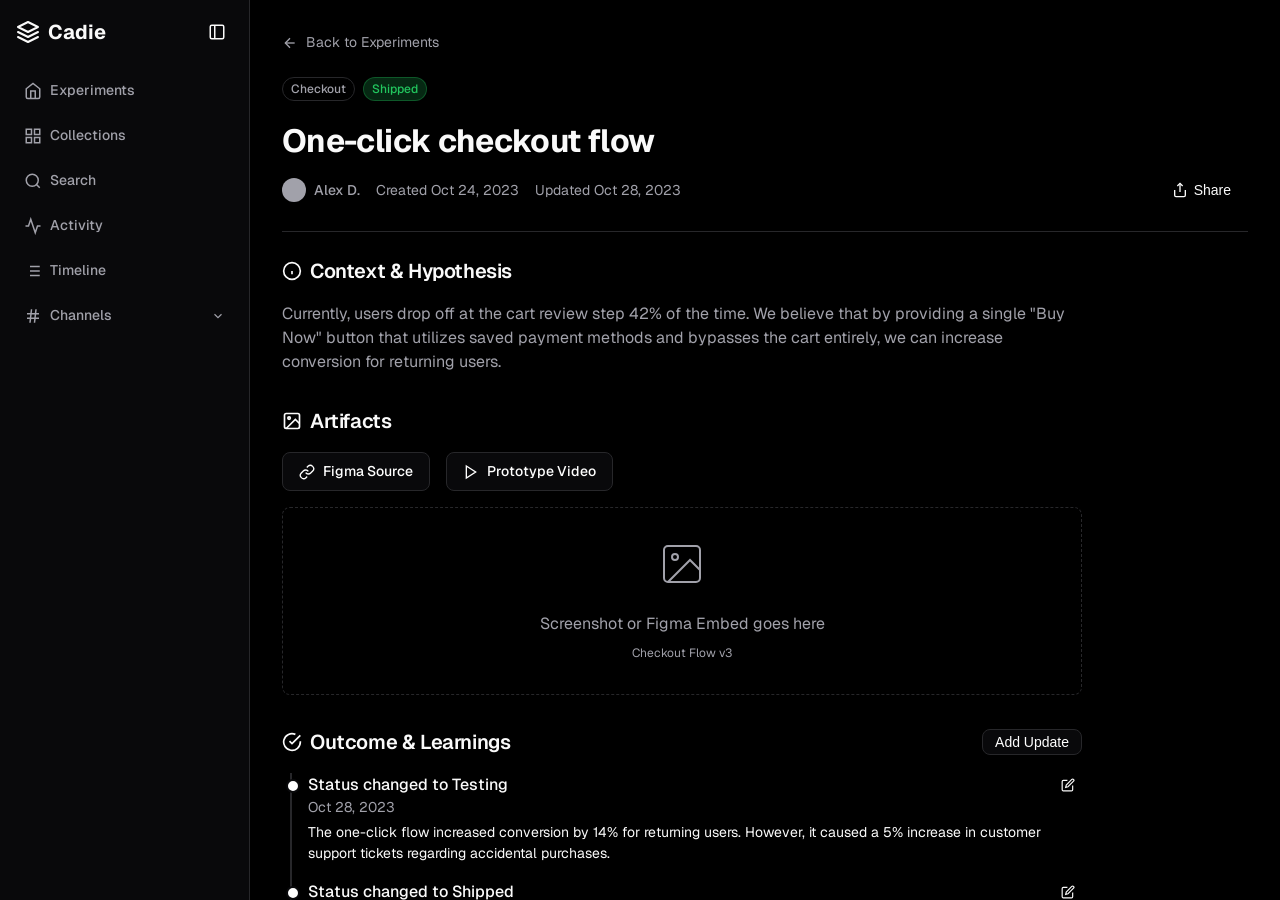
<file: experiment.html>
<!DOCTYPE html>
<html lang="en">
<head>
  <meta charset="UTF-8">
  <meta name="viewport" content="width=device-width, initial-scale=1.0">
  <title>One-click checkout flow - Cadie</title>
  <link rel="stylesheet" href="style.css">
</head>
<body>
  
    <!-- Sidebar -->
  <aside class="sidebar" id="app-sidebar">
    <div class="brand-header">
      <div class="brand" style="margin-bottom: 0;">
        <svg width="24" height="24" viewBox="0 0 24 24" fill="none" stroke="currentColor" stroke-width="2" stroke-linecap="round" stroke-linejoin="round"><path d="M12 2L2 7l10 5 10-5-10-5zM2 17l10 5 10-5M2 12l10 5 10-5"/></svg>
        <span>Cadie</span>
      </div>
      <button class="btn btn-ghost" id="toggle-sidebar-btn" style="padding: 4px; height: 32px; width: 32px; display: flex; align-items: center; justify-content: center;">
        <svg width="18" height="18" viewBox="0 0 24 24" fill="none" stroke="currentColor" stroke-width="2"><rect x="3" y="3" width="18" height="18" rx="2" ry="2"/><line x1="9" y1="3" x2="9" y2="21"/></svg>
      </button>
    </div>
    
    <nav class="flex-col gap-2" style="width: 100%;">
      <a href="index.html" class="nav-link ">
        <svg width="18" height="18" viewBox="0 0 24 24" fill="none" stroke="currentColor" stroke-width="2"><path d="M3 9l9-7 9 7v11a2 2 0 0 1-2 2H5a2 2 0 0 1-2-2z"/><polyline points="9 22 9 12 15 12 15 22"/></svg>
        <span>Experiments</span>
      </a>
      <a href="collections.html" class="nav-link ">
        <svg width="18" height="18" viewBox="0 0 24 24" fill="none" stroke="currentColor" stroke-width="2"><rect x="3" y="3" width="7" height="7"/><rect x="14" y="3" width="7" height="7"/><rect x="14" y="14" width="7" height="7"/><rect x="3" y="14" width="7" height="7"/></svg>
        <span>Collections</span>
      </a>
      <a href="search.html" class="nav-link ">
        <svg width="18" height="18" viewBox="0 0 24 24" fill="none" stroke="currentColor" stroke-width="2"><circle cx="11" cy="11" r="8"/><line x1="21" y1="21" x2="16.65" y2="16.65"/></svg>
        <span>Search</span>
      </a>
      <a href="activity.html" class="nav-link ">
        <svg width="18" height="18" viewBox="0 0 24 24" fill="none" stroke="currentColor" stroke-width="2"><polyline points="22 12 18 12 15 21 9 3 6 12 2 12"/></svg>
        <span>Activity</span>
      </a>
      <a href="timeline.html" class="nav-link ">
        <svg width="18" height="18" viewBox="0 0 24 24" fill="none" stroke="currentColor" stroke-width="2"><line x1="8" y1="6" x2="21" y2="6"/><line x1="8" y1="12" x2="21" y2="12"/><line x1="8" y1="18" x2="21" y2="18"/><line x1="3" y1="6" x2="3.01" y2="6"/><line x1="3" y1="12" x2="3.01" y2="12"/><line x1="3" y1="18" x2="3.01" y2="18"/></svg>
        <span>Timeline</span>
      </a>
      
      <!-- Channels Dropdown -->
      <div class="nav-dropdown">
        <a href="#" class="nav-link " id="channels-dropdown-btn">
          <svg width="18" height="18" viewBox="0 0 24 24" fill="none" stroke="currentColor" stroke-width="2"><line x1="4" y1="9" x2="20" y2="9"/><line x1="4" y1="15" x2="20" y2="15"/><line x1="10" y1="3" x2="8" y2="21"/><line x1="16" y1="3" x2="14" y2="21"/></svg>
          <span>Channels</span>
          <svg class="chevron" width="14" height="14" viewBox="0 0 24 24" fill="none" stroke="currentColor" stroke-width="2" style="margin-left: auto; transition: transform 0.2s;"><polyline points="6 9 12 15 18 9"/></svg>
        </a>
        <div class="dropdown-content" id="channels-dropdown-content" style="display: none; flex-direction: column; padding-left: 28px; gap: 2px; margin-top: 4px;">
          <div class="text-xs text-muted" style="margin-top: 8px; margin-bottom: 4px; text-transform: uppercase;">Core Product</div>
          <a href="collections-hybrid.html" class="nav-link" style="font-size: 13px; padding: 4px 8px;"><span># Checkout</span></a>
          <a href="collections-hybrid.html" class="nav-link" style="font-size: 13px; padding: 4px 8px;"><span># Onboarding</span></a>
          <a href="collections-hybrid.html" class="nav-link" style="font-size: 13px; padding: 4px 8px;"><span># Core UI</span></a>
          <div class="text-xs text-muted" style="margin-top: 8px; margin-bottom: 4px; text-transform: uppercase;">Innovation</div>
          <a href="collections-hybrid.html" class="nav-link" style="font-size: 13px; padding: 4px 8px;"><span># AI Features</span></a>
          <div class="text-xs text-muted" style="margin-top: 8px; margin-bottom: 4px; text-transform: uppercase;">Growth</div>
          <a href="collections-hybrid.html" class="nav-link" style="font-size: 13px; padding: 4px 8px;"><span># Growth</span></a>
          <a href="collections-hybrid.html" class="nav-link" style="font-size: 13px; padding: 4px 8px;"><span># Retention</span></a>
        </div>
      </div>
    </nav>
  </aside>

  <!-- Main Content -->
  <main class="main-content">
    <a href="index.html" class="back-link">
      <svg width="16" height="16" viewBox="0 0 24 24" fill="none" stroke="currentColor" stroke-width="2"><line x1="19" y1="12" x2="5" y2="12"/><polyline points="12 19 5 12 12 5"/></svg>
      Back to Experiments
    </a>

    <div class="detail-header">
      <div class="flex items-center gap-2" style="margin-bottom: var(--space-4);">
        <span class="badge">Checkout</span>
        <span class="badge badge-success" id="main-status-badge">Shipped</span>
      </div>
      <h1 class="detail-title">One-click checkout flow</h1>
      
      <div class="detail-meta">
        <div class="flex items-center gap-2">
          <div style="width: 24px; height: 24px; border-radius: 50%; background: var(--secondary);"></div>
          <span class="font-medium text-text">Alex D.</span>
        </div>
        <span>Created Oct 24, 2023</span>
        <span>Updated Oct 28, 2023</span>
        <button class="btn btn-ghost btn-sm" style="margin-left: auto;">
          <svg width="16" height="16" viewBox="0 0 24 24" fill="none" stroke="currentColor" stroke-width="2" style="margin-right: 6px;"><path d="M4 12v8a2 2 0 0 0 2 2h12a2 2 0 0 0 2-2v-8"/><polyline points="16 6 12 2 8 6"/><line x1="12" y1="2" x2="12" y2="15"/></svg>
          Share
        </button>
      </div>
    </div>

    <div style="max-width: 800px;">
      
      <!-- Overview Section -->
      <section class="content-section">
        <h2>
          <svg width="20" height="20" viewBox="0 0 24 24" fill="none" stroke="currentColor" stroke-width="2"><circle cx="12" cy="12" r="10"/><line x1="12" y1="16" x2="12" y2="12"/><line x1="12" y1="8" x2="12.01" y2="8"/></svg>
          Context & Hypothesis
        </h2>
        <p class="text-muted" style="margin-bottom: var(--space-4);">
          Currently, users drop off at the cart review step 42% of the time. We believe that by providing a single "Buy Now" button that utilizes saved payment methods and bypasses the cart entirely, we can increase conversion for returning users.
        </p>
      </section>

      <!-- Artifacts Section -->
      <section class="content-section">
        <h2>
          <svg width="20" height="20" viewBox="0 0 24 24" fill="none" stroke="currentColor" stroke-width="2"><rect x="3" y="3" width="18" height="18" rx="2" ry="2"/><circle cx="8.5" cy="8.5" r="1.5"/><polyline points="21 15 16 10 5 21"/></svg>
          Artifacts
        </h2>
        <div class="flex gap-4" style="margin-bottom: var(--space-4);">
          <a href="#" class="btn btn-outline">
            <svg width="16" height="16" viewBox="0 0 24 24" fill="none" stroke="currentColor" stroke-width="2" style="margin-right: 8px;"><path d="M10 13a5 5 0 0 0 7.54.54l3-3a5 5 0 0 0-7.07-7.07l-1.72 1.71"/></path><path d="M14 11a5 5 0 0 0-7.54-.54l-3 3a5 5 0 0 0 7.07 7.07l1.71-1.71"/></svg>
            Figma Source
          </a>
          <a href="#" class="btn btn-outline">
            <svg width="16" height="16" viewBox="0 0 24 24" fill="none" stroke="currentColor" stroke-width="2" style="margin-right: 8px;"><polygon points="5 3 19 12 5 21 5 3"/></svg>
            Prototype Video
          </a>
        </div>
        
        <div class="artifact-box">
          <svg width="48" height="48" viewBox="0 0 24 24" fill="none" stroke="currentColor" stroke-width="1" style="margin-bottom: 16px;"><rect x="3" y="3" width="18" height="18" rx="2" ry="2"/><circle cx="8.5" cy="8.5" r="1.5"/><polyline points="21 15 16 10 5 21"/></svg>
          <span>Screenshot or Figma Embed goes here</span>
          <span class="text-xs">Checkout Flow v3</span>
        </div>
      </section>

      <!-- Outcome & Learnings -->
      <section class="content-section">
        <div class="flex items-center justify-between" style="margin-bottom: var(--space-4);">
          <h2 style="margin-bottom: 0;">
            <svg width="20" height="20" viewBox="0 0 24 24" fill="none" stroke="currentColor" stroke-width="2"><path d="M22 11.08V12a10 10 0 1 1-5.93-9.14"/><polyline points="22 4 12 14.01 9 11.01"/></svg>
            Outcome & Learnings
          </h2>
          <button class="btn btn-outline" style="padding: 4px 12px;" id="open-outcome-modal-btn">Add Update</button>
        </div>
        <div class="timeline" id="outcome-timeline">
          <div class="timeline-item">
            <div class="flex justify-between items-start">
              <div class="font-medium">Status changed to <span class="status-text">Testing</span></div>
              <button class="btn btn-ghost btn-sm edit-outcome-btn" style="padding: 2px 6px; height: auto;">
                <svg width="14" height="14" viewBox="0 0 24 24" fill="none" stroke="currentColor" stroke-width="2"><path d="M11 4H4a2 2 0 0 0-2 2v14a2 2 0 0 0 2 2h14a2 2 0 0 0 2-2v-7"/><path d="M18.5 2.5a2.121 2.121 0 0 1 3 3L12 15l-4 1 1-4 9.5-9.5z"/></svg>
              </button>
            </div>
            <p class="text-sm text-muted">Oct 28, 2023</p>
            <p class="text-sm mt-2 outcome-desc" style="margin-top: 4px;" data-raw="The one-click flow increased conversion by 14% for returning users. However, it caused a 5% increase in customer support tickets regarding accidental purchases.">The one-click flow increased conversion by 14% for returning users. However, it caused a 5% increase in customer support tickets regarding accidental purchases.</p>
          </div>
          <div class="timeline-item">
            <div class="flex justify-between items-start">
              <div class="font-medium">Status changed to <span class="status-text">Shipped</span></div>
              <button class="btn btn-ghost btn-sm edit-outcome-btn" style="padding: 2px 6px; height: auto;">
                <svg width="14" height="14" viewBox="0 0 24 24" fill="none" stroke="currentColor" stroke-width="2"><path d="M11 4H4a2 2 0 0 0-2 2v14a2 2 0 0 0 2 2h14a2 2 0 0 0 2-2v-7"/><path d="M18.5 2.5a2.121 2.121 0 0 1 3 3L12 15l-4 1 1-4 9.5-9.5z"/></svg>
              </button>
            </div>
            <p class="text-sm text-muted">Oct 29, 2023</p>
            <p class="text-sm mt-2 outcome-desc" style="margin-top: 4px;" data-raw="Shipped to production. Added a 5-second &quot;Undo&quot; toast to mitigate accidental purchases.">Shipped to production. Added a 5-second "Undo" toast to mitigate accidental purchases.</p>
          </div>
        </div>
      </section>


      <!-- Notes Section -->
      <section class="content-section" id="notes-section">
        <h2>
          <svg width="20" height="20" viewBox="0 0 24 24" fill="none" stroke="currentColor" stroke-width="2"><path d="M21 15a2 2 0 0 1-2 2H7l-4 4V5a2 2 0 0 1 2-2h14a2 2 0 0 1 2 2z"/></svg>
          Notes & Discussion
        </h2>
        
        <div id="notes-list" class="flex-col gap-4" style="margin-bottom: var(--space-6);">
          <!-- Existing Note -->
          <div class="activity-content" style="background-color: var(--bg);">
            <div class="flex justify-between items-start">
              <div class="activity-header">
                <b>Sarah K.</b>
              </div>
              <span class="activity-time">5h ago</span>
            </div>
            <p class="text-sm" style="margin-top: 4px;">
              We should probably test this with the existing staging environment before calling it a parked idea. I think the edge case with multiple items might be solvable.
            </p>
          </div>
        </div>

        <!-- Add Note Form -->
        <form id="add-note-form" class="flex-col gap-2">
          <textarea id="note-input" class="input" placeholder="Add a note or comment..." required style="min-height: 80px;"></textarea>
          <div class="flex" style="justify-content: flex-end;">
            <button type="submit" class="btn btn-primary">Post Note</button>
          </div>
        </form>
      </section>

      <!-- Related Experiments Section -->
      <section class="content-section" style="margin-top: var(--space-8); padding-top: var(--space-6); border-top: 1px solid var(--border);">
        <h2>
          <svg width="20" height="20" viewBox="0 0 24 24" fill="none" stroke="currentColor" stroke-width="2"><path d="M10 13a5 5 0 0 0 7.54.54l3-3a5 5 0 0 0-7.07-7.07l-1.72 1.71"></path><path d="M14 11a5 5 0 0 0-7.54-.54l-3 3a5 5 0 0 0 7.07 7.07l1.71-1.71"></path></svg>
          Related Experiments
        </h2>
        
        <div class="flex" style="gap: var(--space-4); overflow-x: auto; padding-bottom: var(--space-2); margin-top: var(--space-4);">
          <!-- Mini Preview 1 -->
          <a href="experiment.html" style="flex: 0 0 200px; border: 1px solid var(--border); border-radius: var(--radius-md); overflow: hidden; text-decoration: none; color: inherit; transition: all 0.2s; display: flex; flex-direction: column; background-color: var(--bg);" onmouseover="this.style.borderColor='var(--text)'; this.style.transform='translateY(-2px)'" onmouseout="this.style.borderColor='var(--border)'; this.style.transform='translateY(0)'">
            <div style="height: 100px; background-color: var(--border); position: relative; overflow: hidden; display: flex; align-items: center; justify-content: center;">
              <!-- Placeholder for experiment screenshot -->
              <svg width="24" height="24" viewBox="0 0 24 24" fill="none" stroke="var(--muted)" stroke-width="1.5"><rect x="3" y="3" width="18" height="18" rx="2" ry="2"/><circle cx="8.5" cy="8.5" r="1.5"/><polyline points="21 15 16 10 5 21"/></svg>
            </div>
            <div style="padding: 12px; display: flex; flex-direction: column; gap: 6px;">
              <div class="flex items-center justify-between">
                <span class="badge badge-warning" style="font-size: 10px; padding: 2px 6px;">Testing</span>
              </div>
              <h3 class="font-medium" style="font-size: 13px; margin: 0; line-height: 1.4; display: -webkit-box; -webkit-line-clamp: 2; -webkit-box-orient: vertical; overflow: hidden;">Guest Checkout Optimization</h3>
            </div>
          </a>
          
          <!-- Mini Preview 2 -->
          <a href="experiment.html" style="flex: 0 0 200px; border: 1px solid var(--border); border-radius: var(--radius-md); overflow: hidden; text-decoration: none; color: inherit; transition: all 0.2s; display: flex; flex-direction: column; background-color: var(--bg);" onmouseover="this.style.borderColor='var(--text)'; this.style.transform='translateY(-2px)'" onmouseout="this.style.borderColor='var(--border)'; this.style.transform='translateY(0)'">
            <div style="height: 100px; background-color: var(--border); position: relative; overflow: hidden; display: flex; align-items: center; justify-content: center;">
              <svg width="24" height="24" viewBox="0 0 24 24" fill="none" stroke="var(--muted)" stroke-width="1.5"><rect x="3" y="3" width="18" height="18" rx="2" ry="2"/><circle cx="8.5" cy="8.5" r="1.5"/><polyline points="21 15 16 10 5 21"/></svg>
            </div>
            <div style="padding: 12px; display: flex; flex-direction: column; gap: 6px;">
              <div class="flex items-center justify-between">
                <span class="badge badge-success" style="font-size: 10px; padding: 2px 6px;">Shipped</span>
              </div>
              <h3 class="font-medium" style="font-size: 13px; margin: 0; line-height: 1.4; display: -webkit-box; -webkit-line-clamp: 2; -webkit-box-orient: vertical; overflow: hidden;">Apple Pay Integration</h3>
            </div>
          </a>
          
          <!-- Mini Preview 3 -->
          <a href="experiment.html" style="flex: 0 0 200px; border: 1px solid var(--border); border-radius: var(--radius-md); overflow: hidden; text-decoration: none; color: inherit; transition: all 0.2s; display: flex; flex-direction: column; background-color: var(--bg);" onmouseover="this.style.borderColor='var(--text)'; this.style.transform='translateY(-2px)'" onmouseout="this.style.borderColor='var(--border)'; this.style.transform='translateY(0)'">
            <div style="height: 100px; background-color: var(--border); position: relative; overflow: hidden; display: flex; align-items: center; justify-content: center;">
              <svg width="24" height="24" viewBox="0 0 24 24" fill="none" stroke="var(--muted)" stroke-width="1.5"><rect x="3" y="3" width="18" height="18" rx="2" ry="2"/><circle cx="8.5" cy="8.5" r="1.5"/><polyline points="21 15 16 10 5 21"/></svg>
            </div>
            <div style="padding: 12px; display: flex; flex-direction: column; gap: 6px;">
              <div class="flex items-center justify-between">
                <span class="badge" style="font-size: 10px; padding: 2px 6px;">Parked</span>
              </div>
              <h3 class="font-medium" style="font-size: 13px; margin: 0; line-height: 1.4; display: -webkit-box; -webkit-line-clamp: 2; -webkit-box-orient: vertical; overflow: hidden;">One-Page Checkout</h3>
            </div>
          </a>
        </div>
      </section>

    </div>
  </main>

  <!-- Update Outcome Modal -->
  <div class="modal-overlay" id="outcome-modal">
    <div class="modal-content">
      <div class="modal-header">
        <h2 class="modal-title">Update Outcome</h2>
        <button class="btn btn-ghost" id="close-outcome-modal-btn" style="padding: 4px;">
          <svg width="20" height="20" viewBox="0 0 24 24" fill="none" stroke="currentColor" stroke-width="2"><line x1="18" y1="6" x2="6" y2="18"/><line x1="6" y1="6" x2="18" y2="18"/></svg>
        </button>
      </div>
      <form id="outcome-form">
        <div class="form-group">
          <label class="form-label">New Status</label>
          <select class="input" id="outcome-status">
            <option value="Shipped" data-class="badge-success">Shipped</option>
            <option value="Testing" data-class="badge-warning">Testing</option>
            <option value="Parked" data-class="">Parked</option>
            <option value="Rejected" data-class="badge-danger">Rejected</option>
            <option value="Evolved" data-class="">Evolved</option>
          </select>
        </div>
        <div class="form-group">
          <label class="form-label">What happened / What did we learn?</label>
          <textarea class="input" id="outcome-notes" placeholder="e.g. The A/B test showed a drop in conversion, so we reverted..." required style="min-height: 80px;"></textarea>
        </div>
        <div class="flex justify-between items-center">
          <button type="button" class="btn btn-ghost" id="delete-outcome-btn" style="color: var(--danger); display: none; padding: 4px 12px; margin-left: -12px;">Delete</button>
          <div class="flex items-center gap-4" style="margin-left: auto;">
            <span class="text-xs text-muted font-mono hidden-mobile">Esc to cancel</span>
            <button type="submit" class="btn btn-primary">Save Outcome</button>
          </div>
        </div>
      </form>
    </div>
  </div>

  <script src="app.js"></script>
</body>
</html>
</file>
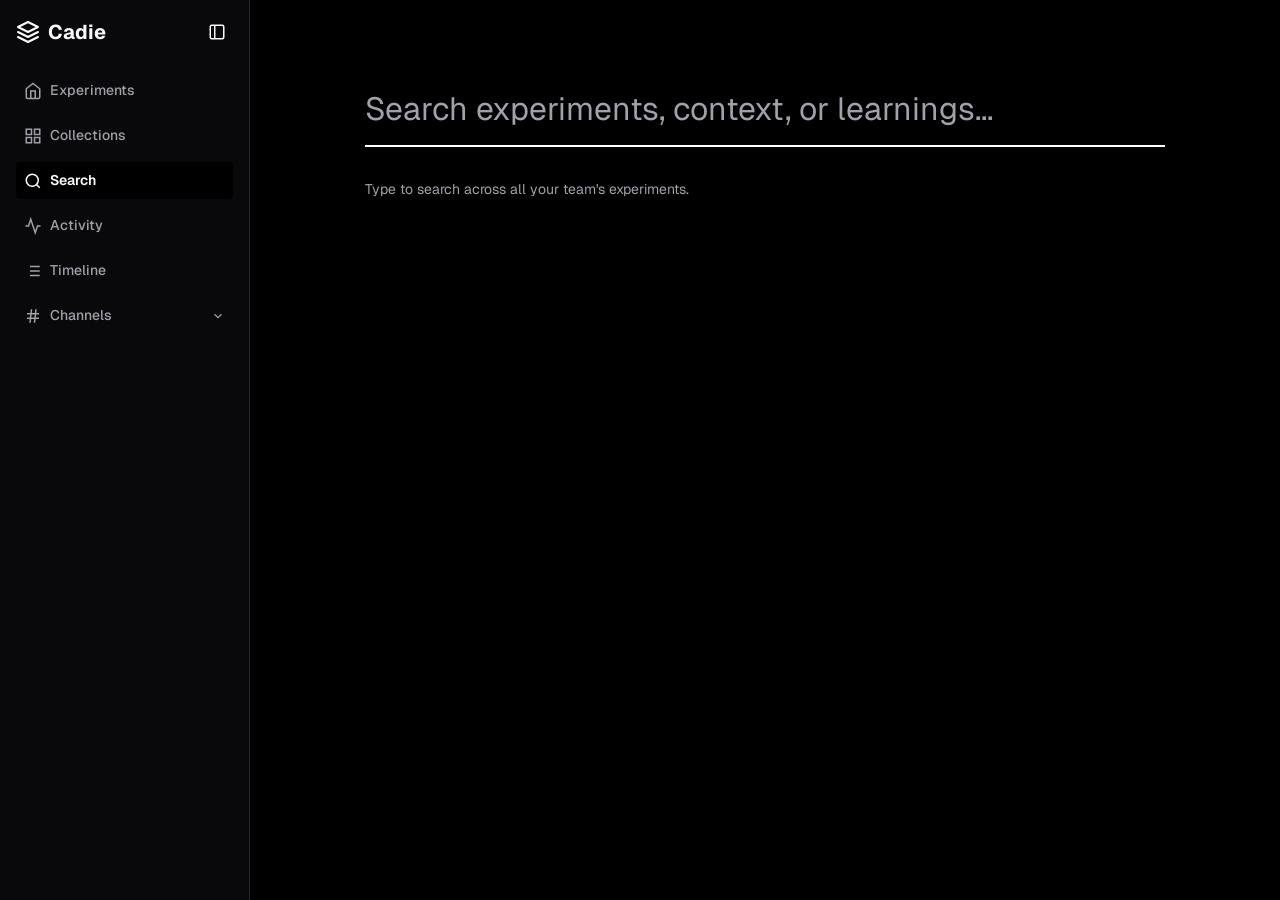
<file: search.html>
<!DOCTYPE html>
<html lang="en">
<head>
  <meta charset="UTF-8">
  <meta name="viewport" content="width=device-width, initial-scale=1.0">
  <title>Search - Cadie</title>
  <link rel="stylesheet" href="style.css">
  <style>
    .huge-search {
      width: 100%;
      background: transparent;
      border: none;
      border-bottom: 2px solid var(--border);
      font-size: 32px;
      padding: var(--space-4) 0;
      color: var(--text);
      font-family: var(--font-sans);
      margin-bottom: var(--space-8);
      outline: none;
      transition: border-color 0.2s;
    }
    .huge-search:focus {
      border-bottom-color: var(--primary);
    }
    .huge-search::placeholder {
      color: var(--text-muted);
    }
  </style>
</head>
<body>
  
    <!-- Sidebar -->
  <aside class="sidebar" id="app-sidebar">
    <div class="brand-header">
      <div class="brand" style="margin-bottom: 0;">
        <svg width="24" height="24" viewBox="0 0 24 24" fill="none" stroke="currentColor" stroke-width="2" stroke-linecap="round" stroke-linejoin="round"><path d="M12 2L2 7l10 5 10-5-10-5zM2 17l10 5 10-5M2 12l10 5 10-5"/></svg>
        <span>Cadie</span>
      </div>
      <button class="btn btn-ghost" id="toggle-sidebar-btn" style="padding: 4px; height: 32px; width: 32px; display: flex; align-items: center; justify-content: center;">
        <svg width="18" height="18" viewBox="0 0 24 24" fill="none" stroke="currentColor" stroke-width="2"><rect x="3" y="3" width="18" height="18" rx="2" ry="2"/><line x1="9" y1="3" x2="9" y2="21"/></svg>
      </button>
    </div>
    
    <nav class="flex-col gap-2" style="width: 100%;">
      <a href="index.html" class="nav-link ">
        <svg width="18" height="18" viewBox="0 0 24 24" fill="none" stroke="currentColor" stroke-width="2"><path d="M3 9l9-7 9 7v11a2 2 0 0 1-2 2H5a2 2 0 0 1-2-2z"/><polyline points="9 22 9 12 15 12 15 22"/></svg>
        <span>Experiments</span>
      </a>
      <a href="collections.html" class="nav-link ">
        <svg width="18" height="18" viewBox="0 0 24 24" fill="none" stroke="currentColor" stroke-width="2"><rect x="3" y="3" width="7" height="7"/><rect x="14" y="3" width="7" height="7"/><rect x="14" y="14" width="7" height="7"/><rect x="3" y="14" width="7" height="7"/></svg>
        <span>Collections</span>
      </a>
      <a href="search.html" class="nav-link active">
        <svg width="18" height="18" viewBox="0 0 24 24" fill="none" stroke="currentColor" stroke-width="2"><circle cx="11" cy="11" r="8"/><line x1="21" y1="21" x2="16.65" y2="16.65"/></svg>
        <span>Search</span>
      </a>
      <a href="activity.html" class="nav-link ">
        <svg width="18" height="18" viewBox="0 0 24 24" fill="none" stroke="currentColor" stroke-width="2"><polyline points="22 12 18 12 15 21 9 3 6 12 2 12"/></svg>
        <span>Activity</span>
      </a>
      <a href="timeline.html" class="nav-link ">
        <svg width="18" height="18" viewBox="0 0 24 24" fill="none" stroke="currentColor" stroke-width="2"><line x1="8" y1="6" x2="21" y2="6"/><line x1="8" y1="12" x2="21" y2="12"/><line x1="8" y1="18" x2="21" y2="18"/><line x1="3" y1="6" x2="3.01" y2="6"/><line x1="3" y1="12" x2="3.01" y2="12"/><line x1="3" y1="18" x2="3.01" y2="18"/></svg>
        <span>Timeline</span>
      </a>
      
      <!-- Channels Dropdown -->
      <div class="nav-dropdown">
        <a href="#" class="nav-link " id="channels-dropdown-btn">
          <svg width="18" height="18" viewBox="0 0 24 24" fill="none" stroke="currentColor" stroke-width="2"><line x1="4" y1="9" x2="20" y2="9"/><line x1="4" y1="15" x2="20" y2="15"/><line x1="10" y1="3" x2="8" y2="21"/><line x1="16" y1="3" x2="14" y2="21"/></svg>
          <span>Channels</span>
          <svg class="chevron" width="14" height="14" viewBox="0 0 24 24" fill="none" stroke="currentColor" stroke-width="2" style="margin-left: auto; transition: transform 0.2s;"><polyline points="6 9 12 15 18 9"/></svg>
        </a>
        <div class="dropdown-content" id="channels-dropdown-content" style="display: none; flex-direction: column; padding-left: 28px; gap: 2px; margin-top: 4px;">
          <div class="text-xs text-muted" style="margin-top: 8px; margin-bottom: 4px; text-transform: uppercase;">Core Product</div>
          <a href="collections-hybrid.html" class="nav-link" style="font-size: 13px; padding: 4px 8px;"><span># Checkout</span></a>
          <a href="collections-hybrid.html" class="nav-link" style="font-size: 13px; padding: 4px 8px;"><span># Onboarding</span></a>
          <a href="collections-hybrid.html" class="nav-link" style="font-size: 13px; padding: 4px 8px;"><span># Core UI</span></a>
          <div class="text-xs text-muted" style="margin-top: 8px; margin-bottom: 4px; text-transform: uppercase;">Innovation</div>
          <a href="collections-hybrid.html" class="nav-link" style="font-size: 13px; padding: 4px 8px;"><span># AI Features</span></a>
          <div class="text-xs text-muted" style="margin-top: 8px; margin-bottom: 4px; text-transform: uppercase;">Growth</div>
          <a href="collections-hybrid.html" class="nav-link" style="font-size: 13px; padding: 4px 8px;"><span># Growth</span></a>
          <a href="collections-hybrid.html" class="nav-link" style="font-size: 13px; padding: 4px 8px;"><span># Retention</span></a>
        </div>
      </div>
    </nav>
  </aside>

  <!-- Main Content -->
  <main class="main-content">
    
    <div style="max-width: 800px; margin: 0 auto; margin-top: 40px;">
      <input type="text" id="huge-search-input" class="huge-search" placeholder="Search experiments, context, or learnings..." autofocus>
      
      <div id="search-status" class="text-muted text-sm" style="margin-bottom: var(--space-4);">
        Type to search across all your team's experiments.
      </div>

      <div class="grid" id="search-results-grid" style="grid-template-columns: 1fr;">
        <!-- Results will be injected here -->
      </div>
    </div>
    
  </main>

  <script>
    const experimentsData = [
      {
        title: "One-click checkout flow",
        desc: "Exploration of a simplified checkout bypassing the cart review step.",
        collection: "Checkout",
        status: "Shipped",
        statusClass: "badge-success",
        author: "Alex D.",
        date: "2d ago",
        gradient: "linear-gradient(135deg, #27272a 0%, #18181b 100%)",
        icon: `<svg width="32" height="32" viewBox="0 0 24 24" fill="none" stroke="currentColor" stroke-width="1"><rect x="3" y="3" width="18" height="18" rx="2" ry="2"/><circle cx="8.5" cy="8.5" r="1.5"/><polyline points="21 15 16 10 5 21"/></svg>`,
        color: "#a1a1aa"
      },
      {
        title: "Magic Copywriter Prototype",
        desc: "Testing LLM generation for item descriptions directly in the composer.",
        collection: "AI Features",
        status: "Testing",
        statusClass: "badge-warning",
        author: "Sarah K.",
        date: "5d ago",
        gradient: "linear-gradient(135deg, #78350f 0%, #451a03 100%)",
        icon: `<svg width="32" height="32" viewBox="0 0 24 24" fill="none" stroke="currentColor" stroke-width="1"><polygon points="12 2 2 7 12 12 22 7 12 2"/><polyline points="2 17 12 22 22 17"/><polyline points="2 12 12 17 22 12"/></svg>`,
        color: "#f59e0b"
      },
      {
        title: "New Typography Scale",
        desc: "Testing Geist as the primary font for dashboard interfaces.",
        collection: "Design System",
        status: "Parked",
        statusClass: "",
        author: "Alex D.",
        date: "1w ago",
        gradient: "linear-gradient(135deg, #312e81 0%, #1e1b4b 100%)",
        icon: `<svg width="32" height="32" viewBox="0 0 24 24" fill="none" stroke="currentColor" stroke-width="1"><rect x="3" y="3" width="18" height="18" rx="2" ry="2"/><line x1="3" y1="9" x2="21" y2="9"/><line x1="9" y1="21" x2="9" y2="9"/></svg>`,
        color: "#818cf8"
      },
      {
        title: "Dark Mode Theme Toggle",
        desc: "Exploration of a simple toggle in the sidebar for switching between light and dark themes.",
        collection: "Design System",
        status: "Exploration",
        statusClass: "",
        author: "Sarah K.",
        date: "3w ago",
        gradient: "linear-gradient(135deg, #064e3b 0%, #022c22 100%)",
        icon: `<circle cx="12" cy="12" r="5"/><path d="M12 1v2M12 21v2M4.22 4.22l1.42 1.42M18.36 18.36l1.42 1.42M1 12h2M21 12h2M4.22 19.78l1.42-1.42M18.36 5.64l1.42-1.42"/>`,
        color: "#34d399"
      }
    ];

    const searchInput = document.getElementById('huge-search-input');
    const resultsGrid = document.getElementById('search-results-grid');
    const searchStatus = document.getElementById('search-status');

    function renderResults(query) {
      if (!query.trim()) {
        resultsGrid.innerHTML = '';
        searchStatus.textContent = "Type to search across all your team's experiments.";
        return;
      }

      const lowerQuery = query.toLowerCase();
      const filtered = experimentsData.filter(exp => 
        exp.title.toLowerCase().includes(lowerQuery) || 
        exp.desc.toLowerCase().includes(lowerQuery) ||
        exp.collection.toLowerCase().includes(lowerQuery)
      );

      resultsGrid.innerHTML = '';

      if (filtered.length === 0) {
        searchStatus.textContent = `No results found for "${query}"`;
        return;
      }

      searchStatus.textContent = `Found ${filtered.length} result${filtered.length === 1 ? '' : 's'} for "${query}"`;

      filtered.forEach(exp => {
        const statusBadge = exp.statusClass 
          ? `<span class="badge ${exp.statusClass}">${exp.status}</span>`
          : `<span class="badge">${exp.status}</span>`;

        const card = document.createElement('div');
        card.className = 'card flex';
        card.style.cursor = 'pointer';
        card.onclick = () => window.location.href = 'experiment.html';
        
        card.innerHTML = `
          <div style="width: 120px; flex-shrink: 0; background: ${exp.gradient}; display:flex; align-items:center; justify-content:center; color:${exp.color}; border-right: 1px solid var(--border);">
            ${exp.icon}
          </div>
          <div class="card-content w-full">
            <div class="flex items-center justify-between" style="margin-bottom: 8px;">
              <span class="badge">${exp.collection}</span>
              ${statusBadge}
            </div>
            <h3 class="card-title">${exp.title}</h3>
            <p class="card-desc">${exp.desc}</p>
            <div class="flex items-center gap-2" style="margin-top: 12px;">
              <div style="width: 16px; height: 16px; border-radius: 50%; background: var(--secondary);"></div>
              <span class="text-xs text-muted">${exp.author} • ${exp.date}</span>
            </div>
          </div>
        `;
        resultsGrid.appendChild(card);
      });
    }

    searchInput.addEventListener('input', (e) => {
      renderResults(e.target.value);
    });

    // Handle small search bars globally if present
    document.querySelectorAll('.search-bar input').forEach(input => {
      input.addEventListener('keydown', (e) => {
        if (e.key === 'Enter' && input.value.trim()) {
          window.location.href = `search.html?q=${encodeURIComponent(input.value.trim())}`;
        }
      });
    });

    // Check URL params for initial search
    const urlParams = new URLSearchParams(window.location.search);
    const initialQuery = urlParams.get('q');
    if (initialQuery) {
      searchInput.value = initialQuery;
      renderResults(initialQuery);
    }
  </script>
  <script src="app.js"></script>
</body>
</html>
</file>
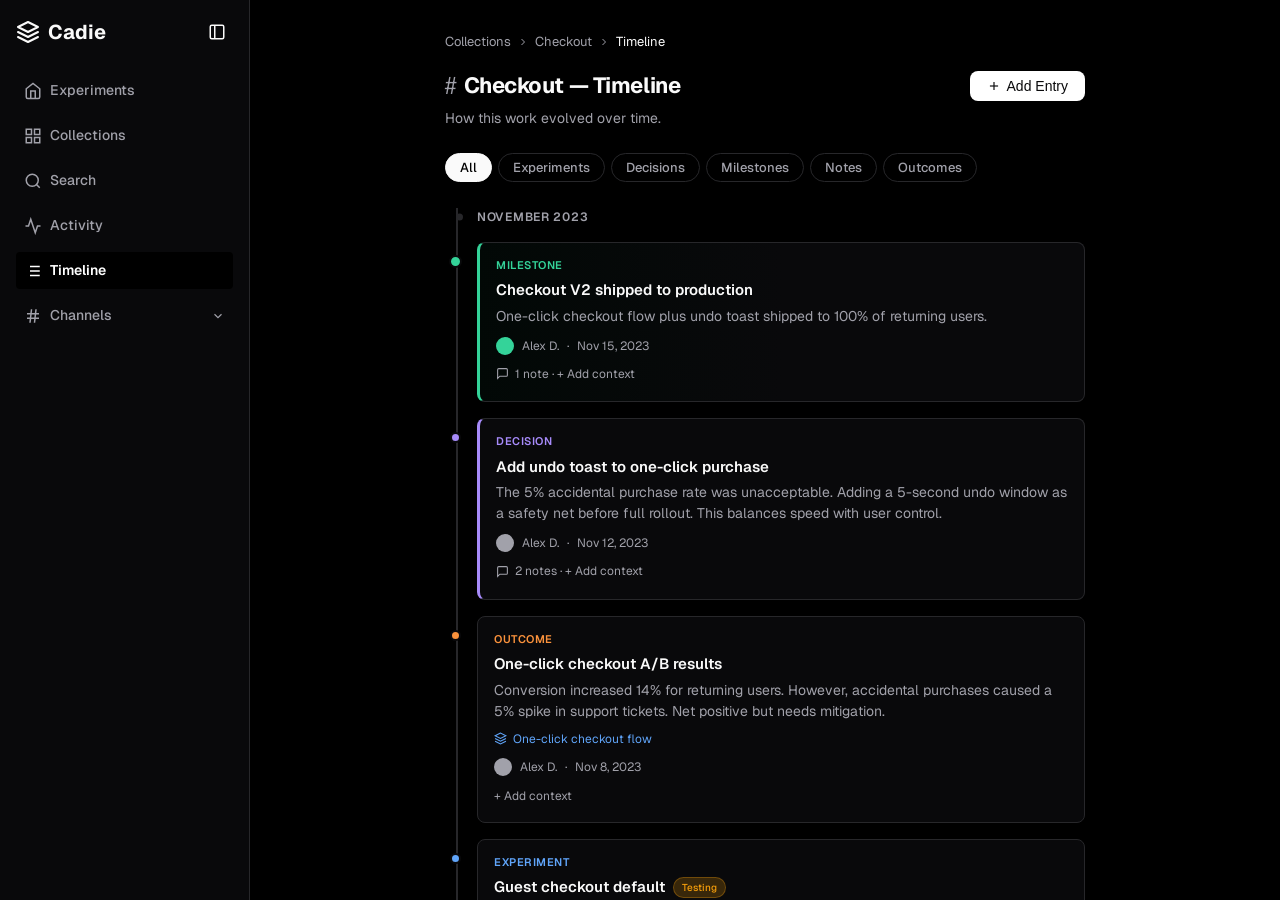
<file: timeline.html>
<!DOCTYPE html>
<html lang="en">
<head>
  <meta charset="UTF-8">
  <meta name="viewport" content="width=device-width, initial-scale=1.0">
  <title>Checkout Timeline - Cadie</title>
  <link rel="stylesheet" href="style.css">
  <style>
    .tl-header { max-width: 640px; margin: 0 auto var(--space-6); }
    .tl-breadcrumb { display: flex; align-items: center; gap: 6px; font-size: 13px; color: var(--text-muted); margin-bottom: var(--space-4); }
    .tl-breadcrumb a { color: var(--text-muted); transition: color 0.2s; }
    .tl-breadcrumb a:hover { color: var(--text); }
    .tl-breadcrumb svg { flex-shrink: 0; }
    .tl-title-row { display: flex; align-items: center; justify-content: space-between; margin-bottom: 4px; }
    .tl-title { font-size: 22px; font-weight: 700; display: flex; align-items: center; gap: var(--space-2); }
    .tl-title .hash { color: var(--text-muted); font-weight: 300; font-size: 24px; }
    .tl-subtitle { color: var(--text-muted); font-size: 14px; }

    /* Filters */
    .tl-filters { display: flex; gap: 6px; max-width: 640px; margin: 0 auto var(--space-6); overflow-x: auto; padding-bottom: 2px; scrollbar-width: none; }
    .tl-filters::-webkit-scrollbar { display: none; }
    .tl-pill { padding: 5px 14px; border-radius: 999px; font-size: 13px; font-weight: 500; background: transparent; color: var(--text-muted); border: 1px solid var(--border); cursor: pointer; transition: all 0.2s; white-space: nowrap; font-family: var(--font-sans); }
    .tl-pill:hover { border-color: var(--text-muted); color: var(--text); }
    .tl-pill.active { background: var(--text); color: var(--bg); border-color: var(--text); }

    /* Timeline Feed */
    .tl-feed { max-width: 640px; margin: 0 auto; position: relative; padding-left: 32px; }
    .tl-feed::before { content: ''; position: absolute; top: 0; bottom: 0; left: 11px; width: 1.5px; background: var(--border); }

    /* Date separator */
    .tl-date-sep { position: relative; margin: var(--space-6) 0 var(--space-4); font-size: 12px; font-weight: 600; text-transform: uppercase; letter-spacing: 0.06em; color: var(--text-muted); }
    .tl-date-sep::before { content: ''; position: absolute; left: -21px; top: 50%; width: 7px; height: 7px; border-radius: 50%; background: var(--border); transform: translateY(-50%); }

    /* Entry cards */
    .tl-entry { position: relative; margin-bottom: var(--space-4); }
    .tl-dot { position: absolute; left: -27px; top: 14px; width: 11px; height: 11px; border-radius: 50%; border: 2px solid var(--surface); z-index: 2; }
    .tl-dot.blue { background: #60a5fa; }
    .tl-dot.green { background: #34d399; }
    .tl-dot.purple { background: #a78bfa; }
    .tl-dot.orange { background: #fb923c; }
    .tl-dot.gray { background: #71717a; }

    .tl-card { background: var(--surface); border: 1px solid var(--border); border-radius: var(--radius-md); padding: 14px 16px; transition: border-color 0.2s; }
    .tl-card:hover { border-color: #3f3f46; }
    .tl-card-type { font-size: 11px; font-weight: 600; text-transform: uppercase; letter-spacing: 0.05em; margin-bottom: 6px; }
    .tl-card-type.experiment { color: #60a5fa; }
    .tl-card-type.decision { color: #a78bfa; }
    .tl-card-type.milestone { color: #34d399; }
    .tl-card-type.note { color: #71717a; }
    .tl-card-type.outcome { color: #fb923c; }
    .tl-card-title { font-size: 15px; font-weight: 600; margin-bottom: 4px; }
    .tl-card-body { font-size: 14px; color: var(--text-muted); line-height: 1.5; }
    .tl-card-meta { display: flex; align-items: center; gap: var(--space-2); margin-top: 10px; font-size: 12px; color: var(--text-muted); }
    .tl-card-meta .avatar { width: 18px; height: 18px; border-radius: 50%; flex-shrink: 0; }

    /* Milestone special style */
    .tl-entry.milestone .tl-card { border-left: 3px solid #34d399; background: linear-gradient(90deg, rgba(52,211,153,0.04) 0%, var(--surface) 50%); }
    .tl-entry.milestone .tl-dot { width: 13px; height: 13px; left: -28px; top: 13px; }

    /* Decision accent */
    .tl-entry.decision .tl-card { border-left: 3px solid #a78bfa; }

    /* Clickable experiment cards */
    .tl-entry.experiment .tl-card { cursor: pointer; }
    .tl-entry.experiment .tl-card:hover { border-color: #60a5fa; }

    /* Context notes toggle */
    .tl-notes-toggle { display: inline-flex; align-items: center; gap: 6px; font-size: 12px; color: var(--text-muted); cursor: pointer; margin-top: 8px; padding: 3px 0; transition: color 0.2s; background: none; border: none; font-family: var(--font-sans); }
    .tl-notes-toggle:hover { color: var(--text); }
    .tl-notes-panel { display: none; margin-top: 10px; padding-top: 10px; border-top: 1px solid var(--border); }
    .tl-notes-panel.open { display: block; }
    .tl-context-note { background: var(--bg); border-radius: var(--radius-sm); padding: 10px 12px; margin-bottom: 8px; font-size: 13px; }
    .tl-context-note .note-author { font-weight: 600; font-size: 12px; }
    .tl-context-note .note-time { font-size: 11px; color: var(--text-muted); margin-left: 8px; }
    .tl-context-note .note-body { color: var(--text-muted); margin-top: 4px; line-height: 1.45; }
    .tl-add-context { display: flex; gap: 8px; margin-top: 8px; }
    .tl-add-context input { flex: 1; font-size: 13px; padding: 6px 10px; }
    .tl-add-context button { font-size: 12px; padding: 4px 12px; flex-shrink: 0; }

    /* Collapsed auto-events */
    .tl-collapsed-group { position: relative; margin-bottom: var(--space-4); }
    .tl-collapsed-group .tl-dot { background: #3f3f46; width: 9px; height: 9px; left: -26px; top: 8px; }
    .tl-collapsed-summary { font-size: 13px; color: var(--text-muted); cursor: pointer; padding: 6px 0; transition: color 0.2s; }
    .tl-collapsed-summary:hover { color: var(--text); }
    .tl-collapsed-detail { display: none; margin-top: 4px; padding-left: 12px; border-left: 1px solid var(--border); }
    .tl-collapsed-detail.open { display: block; }
    .tl-collapsed-detail p { font-size: 12px; color: var(--text-muted); padding: 3px 0; }

    /* FAB for mobile */
    .tl-fab { display: none; position: fixed; bottom: 24px; right: 24px; width: 52px; height: 52px; border-radius: 50%; background: var(--text); color: var(--bg); border: none; cursor: pointer; z-index: 30; box-shadow: 0 4px 16px rgba(0,0,0,0.5); align-items: center; justify-content: center; transition: transform 0.2s; }
    .tl-fab:hover { transform: scale(1.08); }

    @media (max-width: 768px) {
      .tl-header .btn { display: none; }
      .tl-fab { display: flex; }
      .tl-feed { padding-left: 28px; }
      .tl-title { font-size: 18px; }
    }
  </style>
</head>
<body>

  <!-- Sidebar -->
  <aside class="sidebar" id="app-sidebar">
    <div class="brand-header">
      <div class="brand" style="margin-bottom: 0;">
        <svg width="24" height="24" viewBox="0 0 24 24" fill="none" stroke="currentColor" stroke-width="2" stroke-linecap="round" stroke-linejoin="round"><path d="M12 2L2 7l10 5 10-5-10-5zM2 17l10 5 10-5M2 12l10 5 10-5"/></svg>
        <span>Cadie</span>
      </div>
      <button class="btn btn-ghost" id="toggle-sidebar-btn" style="padding: 4px; height: 32px; width: 32px; display: flex; align-items: center; justify-content: center;">
        <svg width="18" height="18" viewBox="0 0 24 24" fill="none" stroke="currentColor" stroke-width="2"><rect x="3" y="3" width="18" height="18" rx="2" ry="2"/><line x1="9" y1="3" x2="9" y2="21"/></svg>
      </button>
    </div>
    <nav class="flex-col gap-2" style="width: 100%;">
      <a href="index.html" class="nav-link"><svg width="18" height="18" viewBox="0 0 24 24" fill="none" stroke="currentColor" stroke-width="2"><path d="M3 9l9-7 9 7v11a2 2 0 0 1-2 2H5a2 2 0 0 1-2-2z"/><polyline points="9 22 9 12 15 12 15 22"/></svg><span>Experiments</span></a>
      <a href="collections.html" class="nav-link"><svg width="18" height="18" viewBox="0 0 24 24" fill="none" stroke="currentColor" stroke-width="2"><rect x="3" y="3" width="7" height="7"/><rect x="14" y="3" width="7" height="7"/><rect x="14" y="14" width="7" height="7"/><rect x="3" y="14" width="7" height="7"/></svg><span>Collections</span></a>
      <a href="search.html" class="nav-link"><svg width="18" height="18" viewBox="0 0 24 24" fill="none" stroke="currentColor" stroke-width="2"><circle cx="11" cy="11" r="8"/><line x1="21" y1="21" x2="16.65" y2="16.65"/></svg><span>Search</span></a>
      <a href="activity.html" class="nav-link"><svg width="18" height="18" viewBox="0 0 24 24" fill="none" stroke="currentColor" stroke-width="2"><polyline points="22 12 18 12 15 21 9 3 6 12 2 12"/></svg><span>Activity</span></a>
      <a href="timeline.html" class="nav-link active"><svg width="18" height="18" viewBox="0 0 24 24" fill="none" stroke="currentColor" stroke-width="2"><line x1="8" y1="6" x2="21" y2="6"/><line x1="8" y1="12" x2="21" y2="12"/><line x1="8" y1="18" x2="21" y2="18"/><line x1="3" y1="6" x2="3.01" y2="6"/><line x1="3" y1="12" x2="3.01" y2="12"/><line x1="3" y1="18" x2="3.01" y2="18"/></svg><span>Timeline</span></a>
      <div class="nav-dropdown">
        <a href="#" class="nav-link " id="channels-dropdown-btn">
          <svg width="18" height="18" viewBox="0 0 24 24" fill="none" stroke="currentColor" stroke-width="2"><line x1="4" y1="9" x2="20" y2="9"/><line x1="4" y1="15" x2="20" y2="15"/><line x1="10" y1="3" x2="8" y2="21"/><line x1="16" y1="3" x2="14" y2="21"/></svg>
          <span>Channels</span>
          <svg class="chevron" width="14" height="14" viewBox="0 0 24 24" fill="none" stroke="currentColor" stroke-width="2" style="margin-left: auto; transition: transform 0.2s;"><polyline points="6 9 12 15 18 9"/></svg>
        </a>
        <div class="dropdown-content" id="channels-dropdown-content" style="display: none; flex-direction: column; padding-left: 28px; gap: 2px; margin-top: 4px;">
          <div class="text-xs text-muted" style="margin-top: 8px; margin-bottom: 4px; text-transform: uppercase;">Core Product</div>
          <a href="timeline.html" class="nav-link" style="font-size: 13px; padding: 4px 8px;"><span># Checkout</span></a>
          <a href="collections-hybrid.html" class="nav-link" style="font-size: 13px; padding: 4px 8px;"><span># Onboarding</span></a>
          <a href="collections-hybrid.html" class="nav-link" style="font-size: 13px; padding: 4px 8px;"><span># Core UI</span></a>
          <div class="text-xs text-muted" style="margin-top: 8px; margin-bottom: 4px; text-transform: uppercase;">Innovation</div>
          <a href="collections-hybrid.html" class="nav-link" style="font-size: 13px; padding: 4px 8px;"><span># AI Features</span></a>
          <div class="text-xs text-muted" style="margin-top: 8px; margin-bottom: 4px; text-transform: uppercase;">Growth</div>
          <a href="collections-hybrid.html" class="nav-link" style="font-size: 13px; padding: 4px 8px;"><span># Growth</span></a>
          <a href="collections-hybrid.html" class="nav-link" style="font-size: 13px; padding: 4px 8px;"><span># Retention</span></a>
        </div>
      </div>
    </nav>
  </aside>

  <!-- Main Content -->
  <main class="main-content">

    <div class="tl-header">
      <div class="tl-breadcrumb">
        <a href="collections-hybrid.html">Collections</a>
        <svg width="12" height="12" viewBox="0 0 24 24" fill="none" stroke="currentColor" stroke-width="2"><polyline points="9 18 15 12 9 6"/></svg>
        <a href="collections-hybrid.html">Checkout</a>
        <svg width="12" height="12" viewBox="0 0 24 24" fill="none" stroke="currentColor" stroke-width="2"><polyline points="9 18 15 12 9 6"/></svg>
        <span style="color: var(--text);">Timeline</span>
      </div>
      <div class="tl-title-row">
        <h1 class="tl-title"><span class="hash">#</span> Checkout — Timeline</h1>
        <button class="btn btn-primary btn-sm" id="add-entry-btn" style="padding: 6px 16px;">
          <svg width="14" height="14" viewBox="0 0 24 24" fill="none" stroke="currentColor" stroke-width="2" style="margin-right: 6px;"><line x1="12" y1="5" x2="12" y2="19"/><line x1="5" y1="12" x2="19" y2="12"/></svg>
          Add Entry
        </button>
      </div>
      <p class="tl-subtitle">How this work evolved over time.</p>
    </div>

    <!-- Filter pills -->
    <div class="tl-filters" id="tl-filters">
      <button class="tl-pill active" data-filter="all">All</button>
      <button class="tl-pill" data-filter="experiment">Experiments</button>
      <button class="tl-pill" data-filter="decision">Decisions</button>
      <button class="tl-pill" data-filter="milestone">Milestones</button>
      <button class="tl-pill" data-filter="note">Notes</button>
      <button class="tl-pill" data-filter="outcome">Outcomes</button>
    </div>

    <!-- Timeline Feed -->
    <div class="tl-feed" id="tl-feed"></div>

    <!-- Mobile FAB -->
    <button class="tl-fab" id="add-entry-fab">
      <svg width="22" height="22" viewBox="0 0 24 24" fill="none" stroke="currentColor" stroke-width="2.5"><line x1="12" y1="5" x2="12" y2="19"/><line x1="5" y1="12" x2="19" y2="12"/></svg>
    </button>
  </main>

  <!-- Add Entry Modal -->
  <div class="modal-overlay" id="entry-modal">
    <div class="modal-content">
      <div class="modal-header">
        <h2 class="modal-title">Add Timeline Entry</h2>
        <button class="btn btn-ghost" id="close-entry-modal" style="padding: 4px;">
          <svg width="20" height="20" viewBox="0 0 24 24" fill="none" stroke="currentColor" stroke-width="2"><line x1="18" y1="6" x2="6" y2="18"/><line x1="6" y1="6" x2="18" y2="18"/></svg>
        </button>
      </div>
      <form id="entry-form">
        <div class="form-group">
          <label class="form-label">Type</label>
          <select class="input" id="entry-type">
            <option value="decision">Decision</option>
            <option value="milestone">Milestone</option>
            <option value="note">Note</option>
            <option value="outcome">Outcome</option>
          </select>
        </div>
        <div class="form-group" id="entry-title-group">
          <label class="form-label">Title</label>
          <input type="text" class="input" id="entry-title" placeholder="e.g. Kill the guest checkout default" required>
        </div>
        <div class="form-group">
          <label class="form-label" id="entry-body-label">Rationale / Details</label>
          <textarea class="input" id="entry-body" placeholder="What happened and why..." required style="min-height: 100px;"></textarea>
        </div>
        <div class="flex justify-between items-center">
          <span class="text-xs text-muted font-mono">Esc to cancel</span>
          <button type="submit" class="btn btn-primary">Post Entry</button>
        </div>
      </form>
    </div>
  </div>

  <script src="timeline.js"></script>
  <script src="app.js"></script>
</body>
</html>
</file>
<file: style.css>
@import url('https://fonts.googleapis.com/css2?family=Fira+Code&family=Geist:wght@100..900&display=swap');

:root {
  --primary: #FFFFFF;
  --secondary: #A1A1AA;
  --success: #22C55E;
  --warning: #F59E0B;
  --danger: #EF4444;
  --surface: #09090B;
  --text: #FAFAFA;
  --text-muted: #A1A1AA;
  --bg: #000000;
  --border: #27272A;
  --ring: rgba(255,255,255,0.2);
  
  --radius-sm: 4px;
  --radius-md: 8px;
  --radius-lg: 12px;
  
  --space-1: 4px;
  --space-2: 8px;
  --space-3: 12px;
  --space-4: 16px;
  --space-6: 24px;
  --space-8: 32px;

  --font-sans: 'Geist', sans-serif;
  --font-mono: 'Fira Code', monospace;
}

* {
  box-sizing: border-box;
  margin: 0;
  padding: 0;
}

body {
  font-family: var(--font-sans);
  color: var(--text);
  background-color: var(--bg);
  line-height: 1.5;
  -webkit-font-smoothing: antialiased;
  display: flex;
  height: 100vh;
  overflow: hidden;
}

h1, h2, h3, h4, h5, h6 {
  font-weight: 600;
  letter-spacing: -0.02em;
}

a {
  color: inherit;
  text-decoration: none;
}

/* Utilities */
.text-muted { color: var(--text-muted); }
.text-sm { font-size: 14px; }
.text-xs { font-size: 12px; }
.font-medium { font-weight: 500; }
.font-mono { font-family: var(--font-mono); }
.flex { display: flex; }
.flex-col { display: flex; flex-direction: column; }
.items-center { align-items: center; }
.justify-between { justify-content: space-between; }
.gap-2 { gap: var(--space-2); }
.gap-4 { gap: var(--space-4); }
.gap-6 { gap: var(--space-6); }
.w-full { width: 100%; }

/* Layout */
.sidebar {
  width: 250px;
  background-color: var(--surface);
  border-right: 1px solid var(--border);
  display: flex;
  flex-direction: column;
  padding: var(--space-4);
  transition: width 0.2s ease, padding 0.2s ease;
  flex-shrink: 0;
  z-index: 100;
}

.brand-header {
  display: flex;
  justify-content: space-between;
  align-items: center;
  margin-bottom: var(--space-6);
}

.sidebar.collapsed {
  width: 72px;
  padding: var(--space-4) var(--space-2);
}

.sidebar.collapsed .brand span {
  display: none;
}

.sidebar.collapsed .brand-header {
  flex-direction: column;
  gap: var(--space-4);
  align-items: center;
}

.sidebar.collapsed .nav-link span,
.sidebar.collapsed .chevron,
.sidebar.collapsed .nav-dropdown .dropdown-content {
  display: none !important;
}

.sidebar.collapsed .nav-link {
  justify-content: center;
  padding: var(--space-3);
  width: 48px;
  margin: 0 auto;
}

.sidebar.collapsed .nav-link svg {
  margin-right: 0 !important;
}

.main-content {
  flex: 1;
  overflow-y: auto;
  padding: var(--space-8);
}

/* Components: Buttons */
.btn {
  display: inline-flex;
  align-items: center;
  justify-content: center;
  padding: var(--space-2) var(--space-4);
  font-size: 14px;
  font-weight: 500;
  border-radius: var(--radius-md);
  cursor: pointer;
  transition: all 0.2s ease;
  border: 1px solid transparent;
  white-space: nowrap;
}

.btn:focus-visible {
  outline: none;
  box-shadow: 0 0 0 2px var(--surface), 0 0 0 4px var(--primary);
}

.btn-primary {
  background-color: var(--primary);
  color: var(--surface);
}

.btn-primary:hover {
  background-color: #e5e5e5;
}

.btn-outline {
  background-color: var(--surface);
  color: var(--primary);
  border-color: var(--border);
}

.btn-outline:hover {
  background-color: var(--bg);
}

.btn-ghost {
  background-color: transparent;
  color: var(--text);
}

.btn-ghost:hover {
  background-color: var(--bg);
}

/* Sidebar Navigation */
.brand {
  font-size: 20px;
  font-weight: 700;
  margin-bottom: var(--space-6);
  display: flex;
  align-items: center;
  gap: var(--space-2);
}

.nav-link {
  display: flex;
  align-items: center;
  gap: var(--space-2);
  padding: var(--space-2);
  border-radius: var(--radius-sm);
  color: var(--text-muted);
  font-weight: 500;
  font-size: 14px;
  transition: background 0.2s, color 0.2s;
}

.nav-link:hover {
  background-color: var(--bg);
  color: var(--text);
}

.nav-link.active {
  background-color: var(--bg);
  color: var(--primary);
  font-weight: 600;
}

/* Inputs */
.input {
  display: flex;
  width: 100%;
  border-radius: var(--radius-md);
  border: 1px solid var(--border);
  background-color: var(--surface);
  color: var(--text);
  padding: var(--space-2) var(--space-3);
  font-size: 14px;
  transition: border-color 0.2s;
  font-family: var(--font-sans);
}

.input::placeholder {
  color: var(--text-muted);
}

.input:focus {
  outline: none;
  border-color: var(--primary);
  box-shadow: 0 0 0 1px var(--primary);
}

.search-bar {
  position: relative;
  max-width: 400px;
}

.search-bar svg {
  position: absolute;
  left: 12px;
  top: 50%;
  transform: translateY(-50%);
  color: var(--text-muted);
}

.search-bar .input {
  padding-left: 36px;
}

/* Cards (Experiments) */
.card {
  background-color: var(--surface);
  border: 1px solid var(--border);
  border-radius: var(--radius-md);
  overflow: hidden;
  transition: box-shadow 0.2s, border-color 0.2s;
  cursor: pointer;
}

.card:hover {
  box-shadow: 0 4px 12px rgba(0,0,0,0.05);
  border-color: #d1d5db;
}

.card-image {
  width: 100%;
  height: 160px;
  background-color: var(--bg);
  object-fit: cover;
  border-bottom: 1px solid var(--border);
}

.card-content {
  padding: var(--space-4);
}

.card-title {
  font-size: 16px;
  font-weight: 600;
  margin-bottom: var(--space-1);
}

.card-desc {
  font-size: 14px;
  color: var(--text-muted);
  display: -webkit-box;
  -webkit-line-clamp: 2;
  -webkit-box-orient: vertical;
  overflow: hidden;
}

.badge {
  display: inline-flex;
  align-items: center;
  padding: 2px 8px;
  border-radius: 999px;
  font-size: 12px;
  font-weight: 500;
  background-color: var(--bg);
  color: var(--text-muted);
  border: 1px solid var(--border);
}

.badge-success { background-color: rgba(34, 197, 94, 0.2); color: var(--success); border-color: rgba(34, 197, 94, 0.3); }
.badge-warning { background-color: rgba(245, 158, 11, 0.2); color: var(--warning); border-color: rgba(245, 158, 11, 0.3); }
.badge-danger { background-color: rgba(239, 68, 68, 0.2); color: var(--danger); border-color: rgba(239, 68, 68, 0.3); }

.grid {
  display: grid;
  grid-template-columns: repeat(auto-fill, minmax(280px, 1fr));
  gap: var(--space-6);
}

/* Header */
.header {
  display: flex;
  justify-content: space-between;
  align-items: center;
  margin-bottom: var(--space-8);
}

/* Modal */
.modal-overlay {
  position: fixed;
  inset: 0;
  background-color: rgba(0,0,0,0.4);
  backdrop-filter: blur(2px);
  display: flex;
  align-items: center;
  justify-content: center;
  z-index: 200;
  opacity: 0;
  pointer-events: none;
  transition: opacity 0.2s ease;
}

.modal-overlay.active {
  opacity: 1;
  pointer-events: auto;
}

.modal-content {
  background-color: var(--surface);
  border-radius: var(--radius-lg);
  border: 1px solid var(--border);
  width: 100%;
  max-width: 500px;
  padding: var(--space-6);
  box-shadow: 0 10px 25px rgba(0,0,0,0.1);
  transform: translateY(10px) scale(0.98);
  transition: transform 0.2s ease;
}

.modal-overlay.active .modal-content {
  transform: translateY(0) scale(1);
}

.modal-header {
  display: flex;
  justify-content: space-between;
  align-items: center;
  margin-bottom: var(--space-4);
}

.modal-title {
  font-size: 18px;
  font-weight: 600;
}

.form-group {
  margin-bottom: var(--space-4);
}

.form-label {
  display: block;
  font-size: 14px;
  font-weight: 500;
  margin-bottom: var(--space-2);
}

textarea.input {
  min-height: 80px;
  resize: vertical;
}

/* Experiment Detail Specific */
.detail-header {
  margin-bottom: var(--space-6);
  padding-bottom: var(--space-6);
  border-bottom: 1px solid var(--border);
}

.detail-title {
  font-size: 32px;
  font-weight: 700;
  margin-bottom: var(--space-2);
}

.detail-meta {
  display: flex;
  gap: var(--space-4);
  align-items: center;
  color: var(--text-muted);
  font-size: 14px;
}

.content-section {
  margin-bottom: var(--space-8);
}

.content-section h2 {
  font-size: 20px;
  margin-bottom: var(--space-4);
  display: flex;
  align-items: center;
  gap: var(--space-2);
}

.artifact-box {
  background-color: var(--bg);
  border: 1px dashed var(--border);
  border-radius: var(--radius-md);
  padding: var(--space-8);
  display: flex;
  flex-direction: column;
  align-items: center;
  justify-content: center;
  color: var(--text-muted);
  gap: var(--space-2);
}

.artifact-box img {
  max-width: 100%;
  border-radius: var(--radius-sm);
  border: 1px solid var(--border);
}

.timeline {
  border-left: 2px solid var(--border);
  padding-left: var(--space-4);
  margin-left: var(--space-2);
  display: flex;
  flex-direction: column;
  gap: var(--space-4);
}

.timeline-item {
  position: relative;
}

.timeline-item::before {
  content: '';
  position: absolute;
  left: calc(var(--space-4) * -1 - 6px);
  top: 6px;
  width: 10px;
  height: 10px;
  border-radius: 50%;
  background-color: var(--primary);
  border: 2px solid var(--surface);
}

.back-link {
  display: inline-flex;
  align-items: center;
  gap: var(--space-2);
  color: var(--text-muted);
  font-size: 14px;
  margin-bottom: var(--space-6);
  transition: color 0.2s;
}

.back-link:hover {
  color: var(--primary);
}

/* Responsive Design */
@media (max-width: 768px) {
  .sidebar {
    position: absolute;
    height: 100vh;
    z-index: 200;
  }
  .sidebar.collapsed {
    width: 72px;
  }
  .main-content {
    margin-left: 72px;
    width: calc(100vw - 72px);
  }
  
  .header {
    flex-direction: column;
    align-items: stretch;
    gap: var(--space-4);
    margin-bottom: var(--space-6);
  }
  .search-bar { max-width: 100%; }
  .header > .flex { width: 100%; }
  .header > .flex > .btn { width: 100%; }

  main > .flex.items-center.justify-between {
    flex-direction: column;
    align-items: flex-start;
    gap: var(--space-4);
  }
  main > .flex.items-center.justify-between > .flex.gap-2 {
    width: 100%;
    flex-direction: row;
  }
  main > .flex.items-center.justify-between > .flex.gap-2 > .btn {
    flex: 1;
  }
  
  .detail-title { font-size: 24px; }
  .detail-meta {
    flex-direction: column;
    align-items: flex-start;
    gap: var(--space-2);
  }
  .detail-meta .btn { margin-left: 0 !important; width: 100%; margin-top: var(--space-2); }
  .content-section > .flex.gap-4 { flex-direction: column; gap: var(--space-2); }
  .content-section > .flex.gap-4 > .btn { width: 100%; }
  .activity-feed::before { left: 15px; }
  .activity-icon { width: 32px; height: 32px; }
  .activity-icon svg { width: 16px; height: 16px; }
  .activity-content { width: 100%; overflow: hidden; }
  .huge-search { font-size: 24px; }
  .modal-content { max-width: calc(100% - 32px); margin: 16px; padding: var(--space-4); }
  #new-experiment-form > .flex.gap-4 { flex-direction: column; gap: var(--space-4); }
  #search-results-grid .card.flex { flex-direction: column; }
  #search-results-grid .card.flex > div:first-child { width: 100% !important; height: 80px; border-right: none !important; border-bottom: 1px solid var(--border); }
}
</file>
